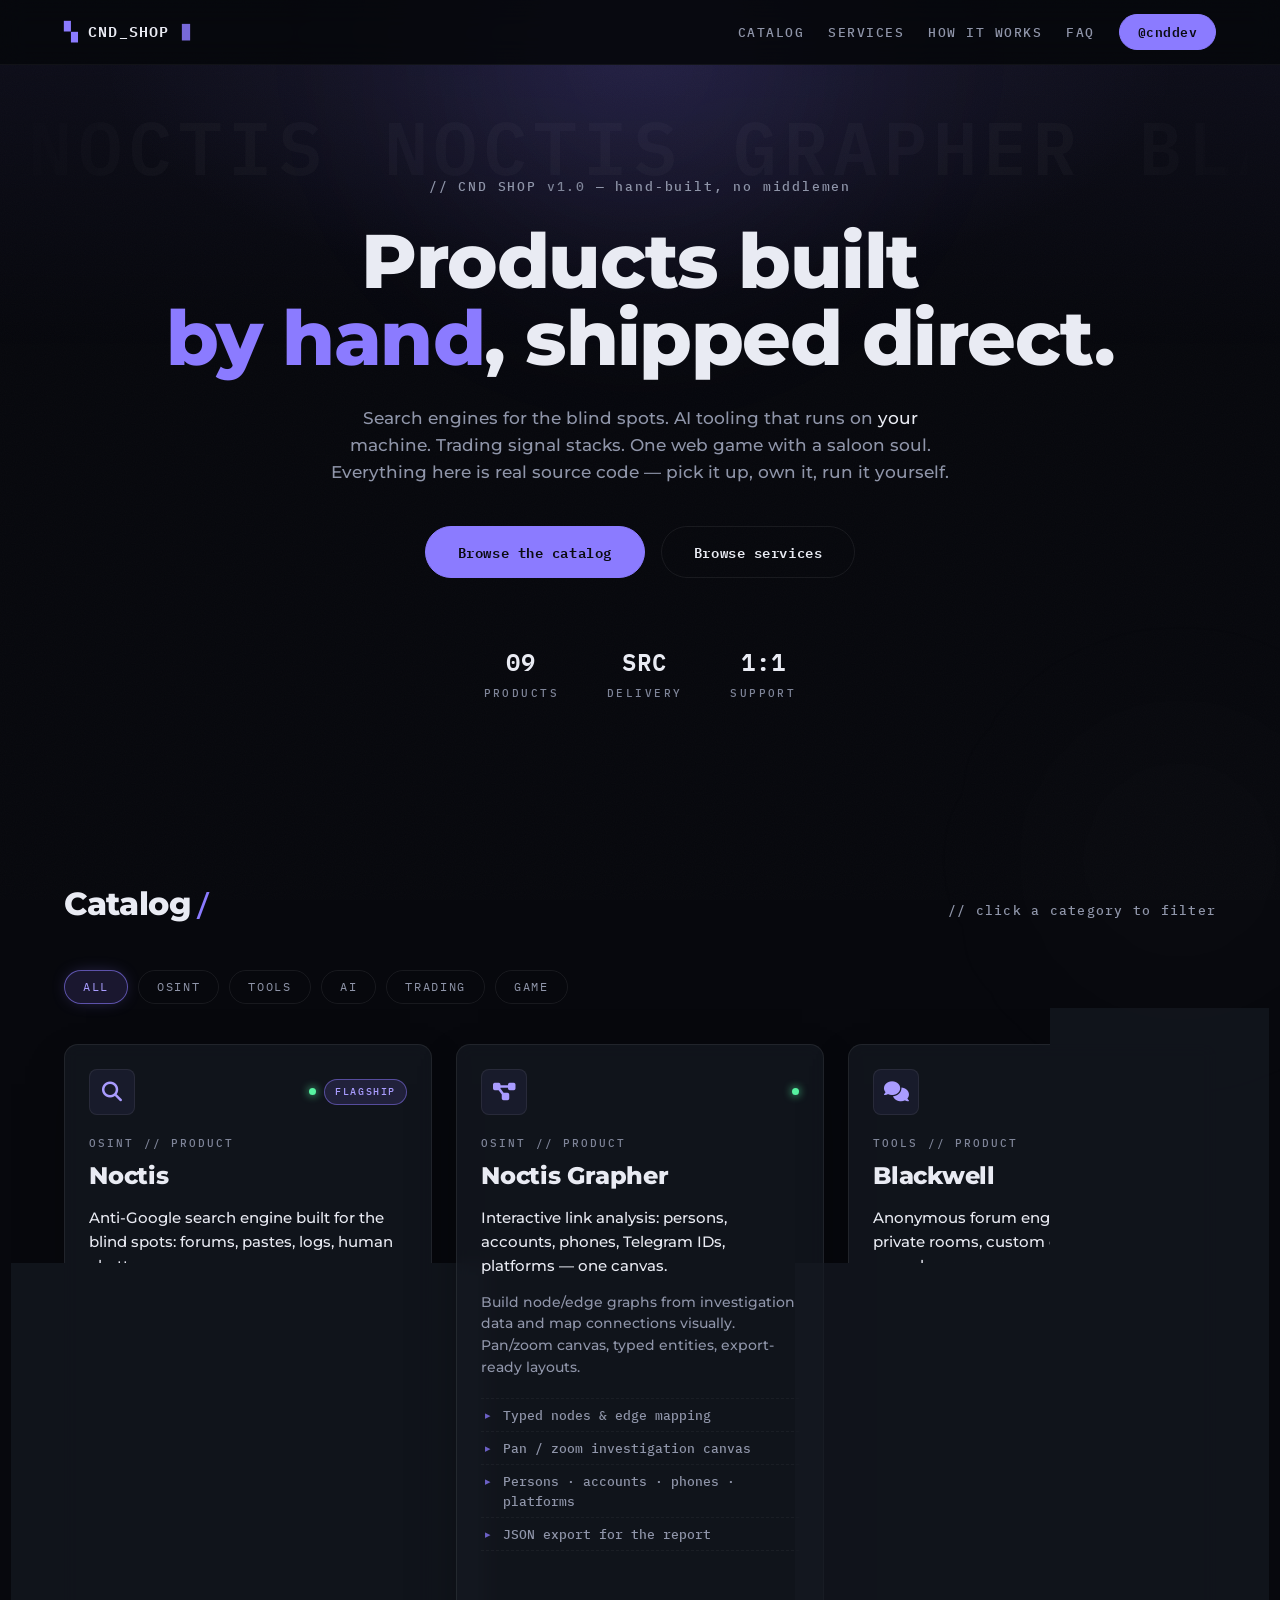
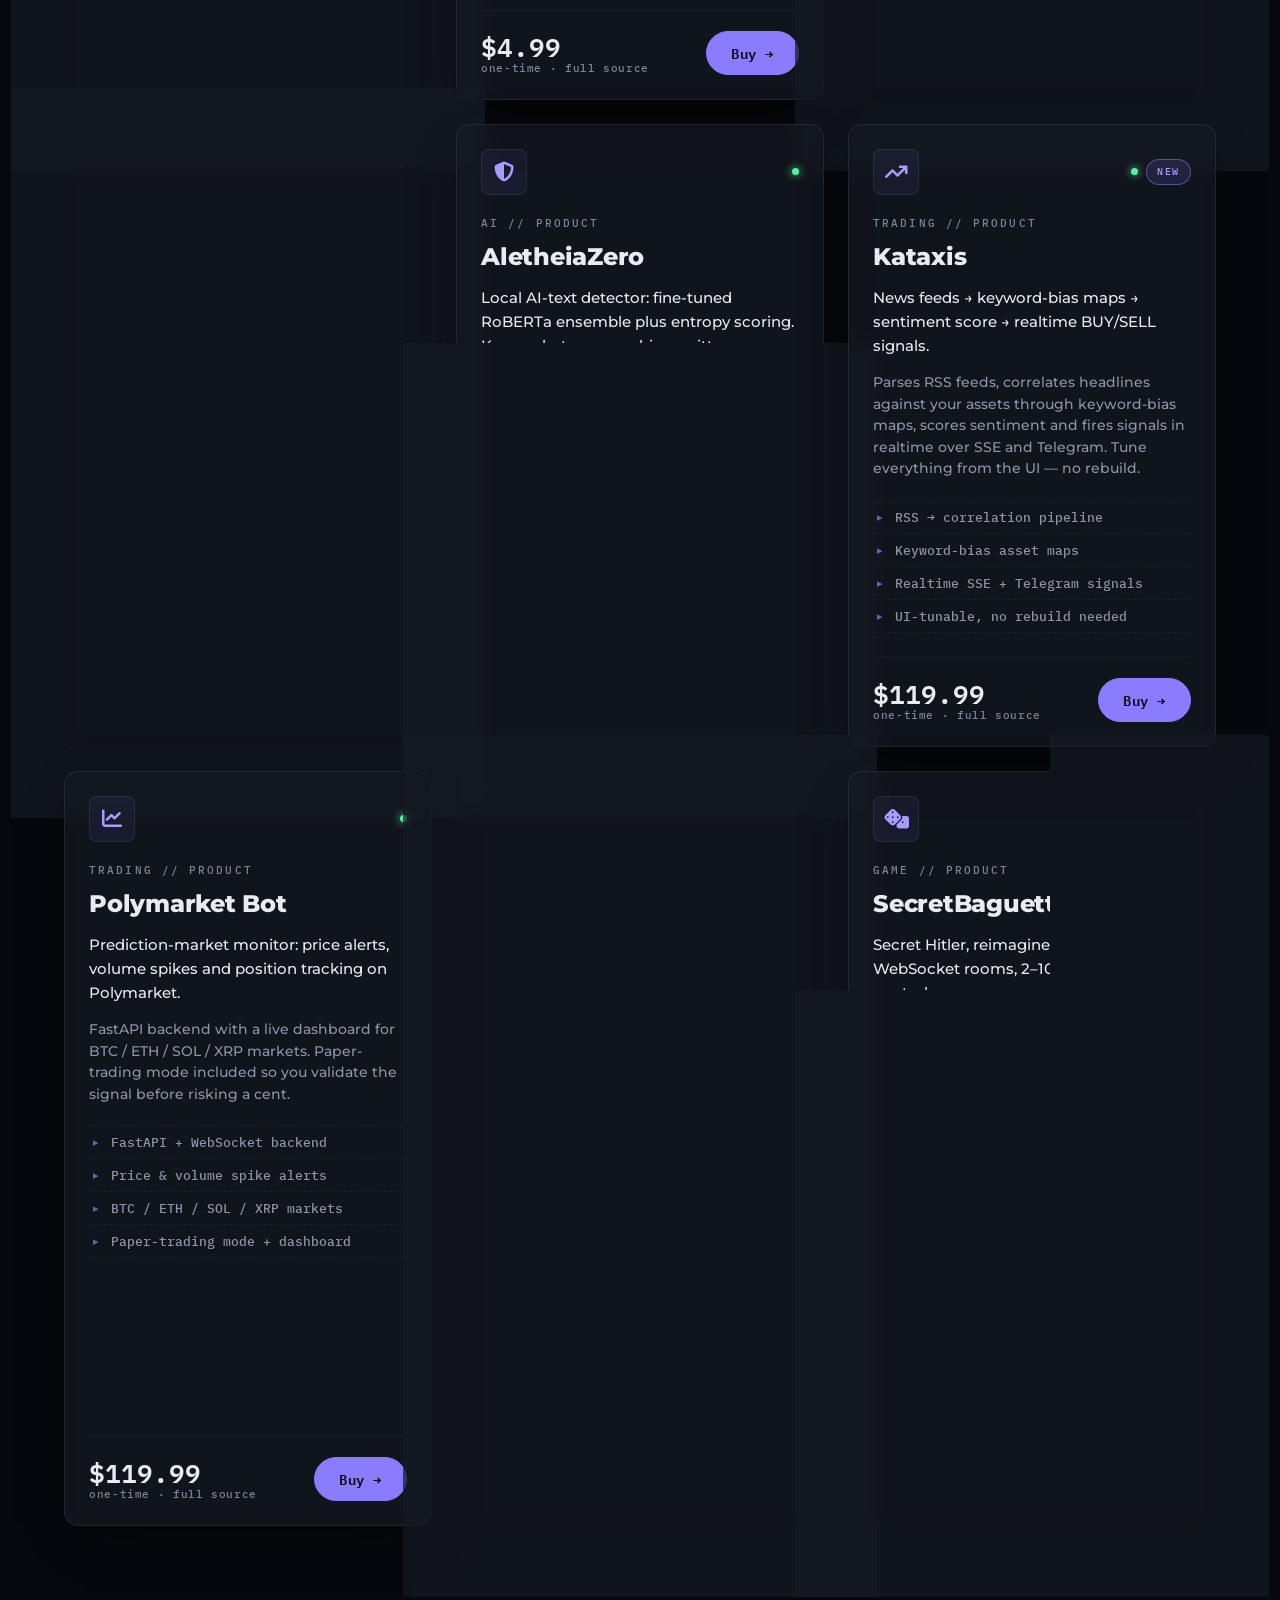
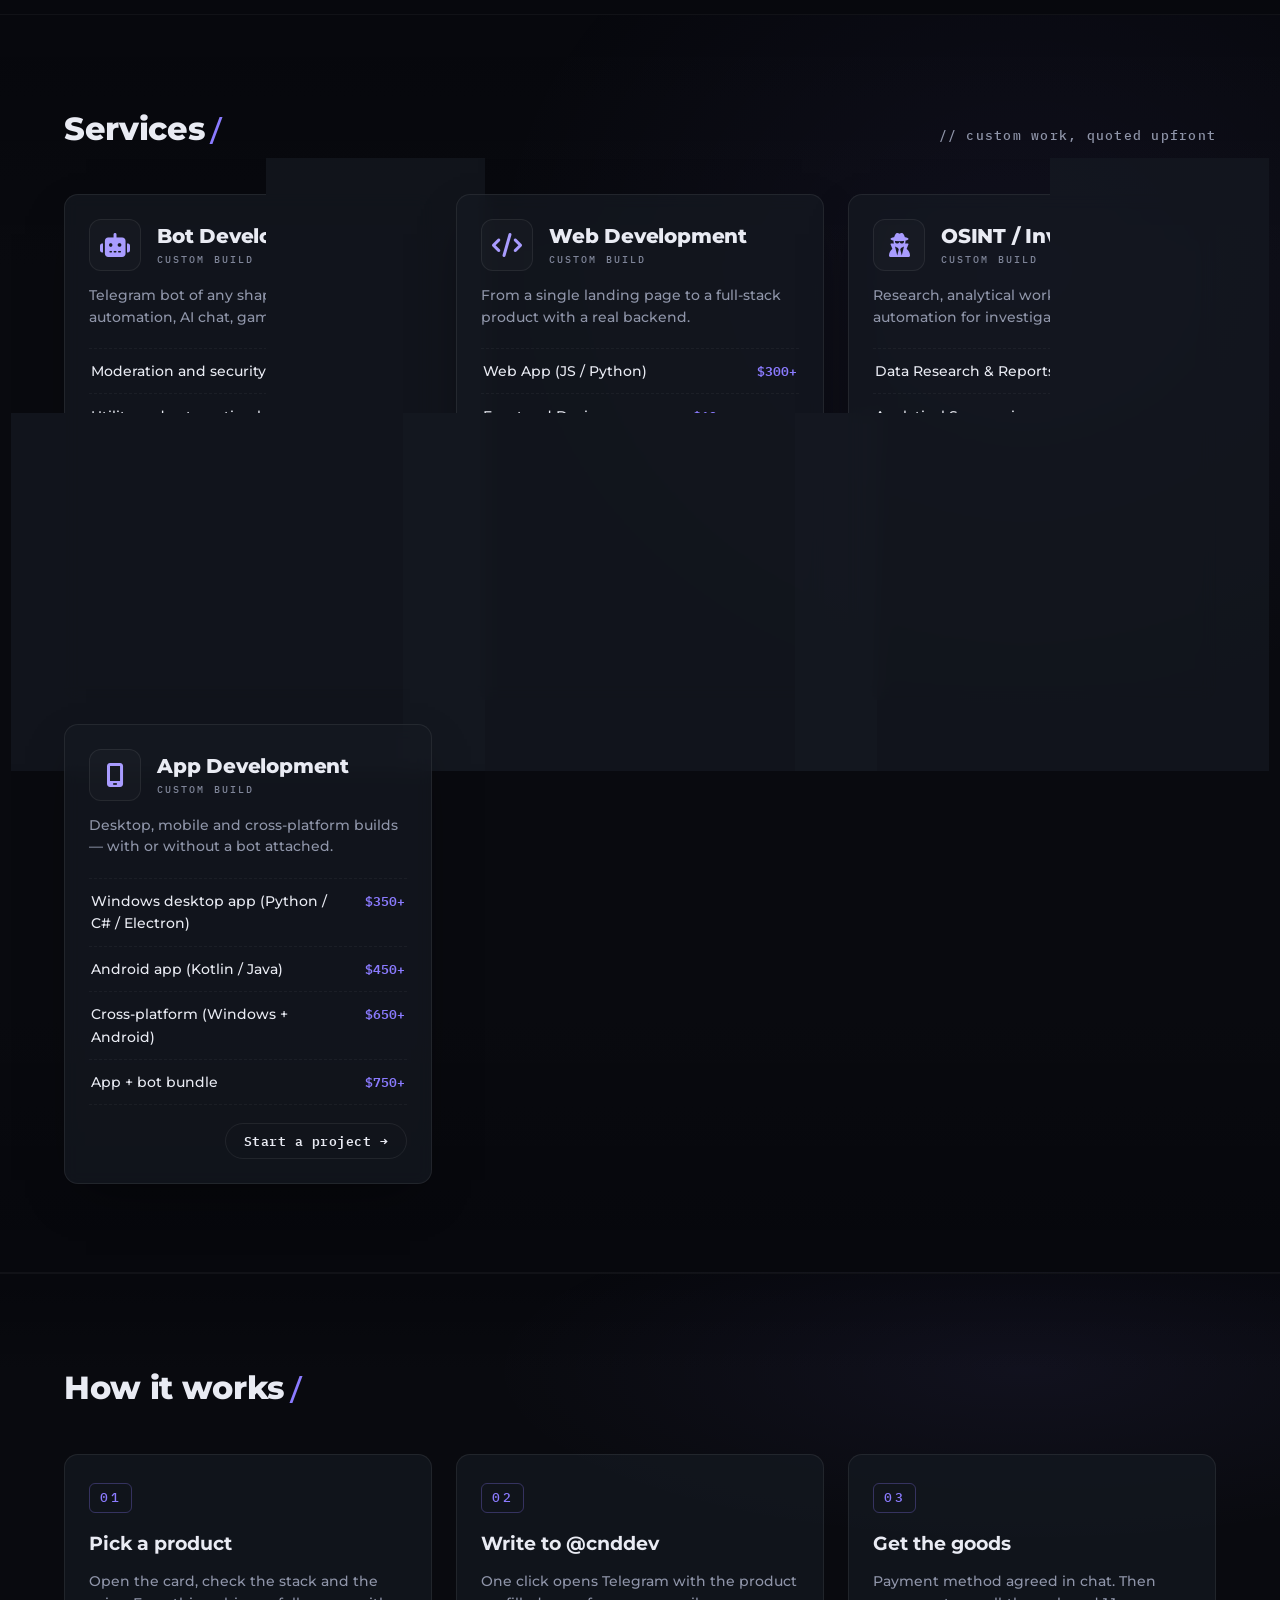
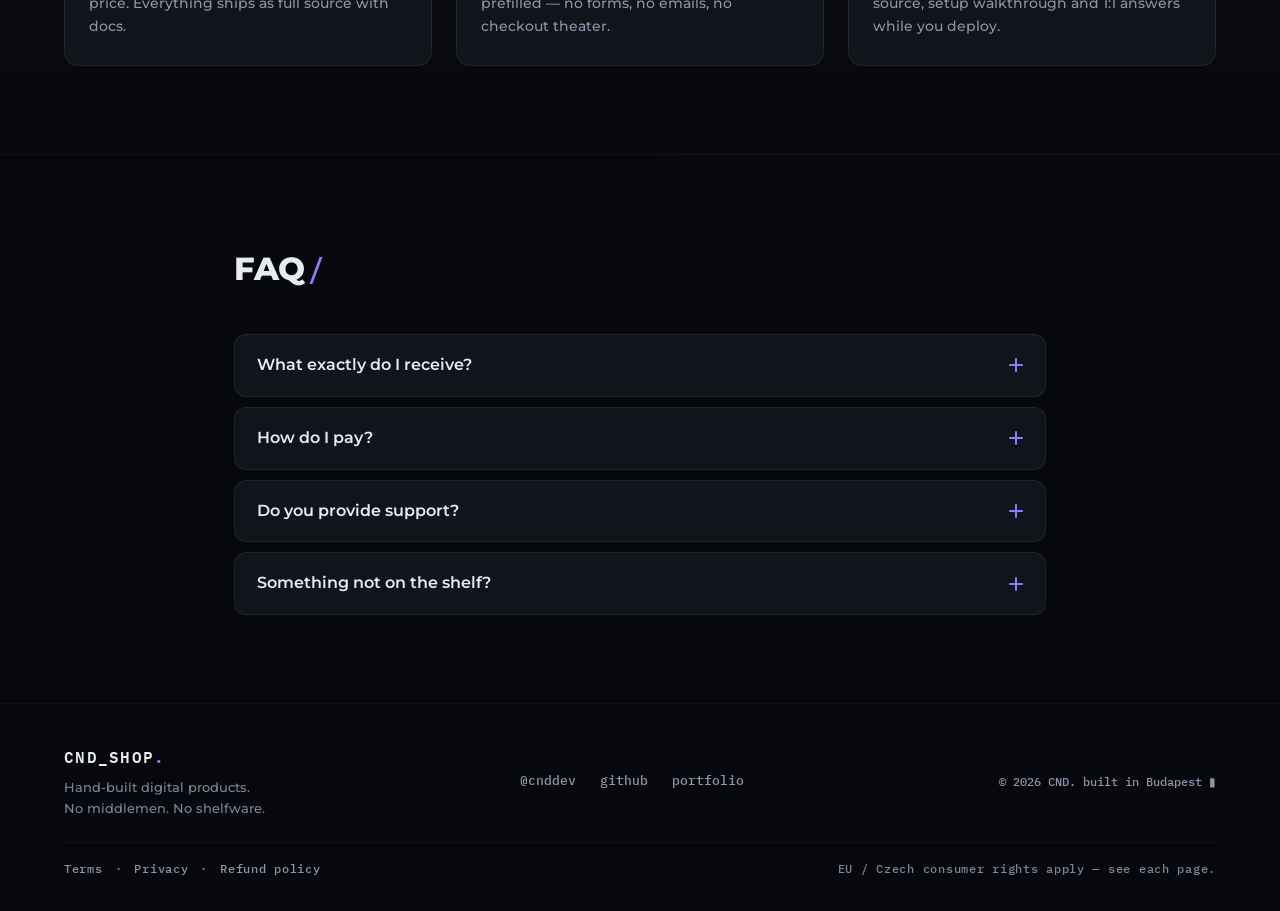
<file: index.html>
<!DOCTYPE html>
<html lang="en">
<head>
<meta charset="UTF-8">
<meta name="viewport" content="width=device-width, initial-scale=1.0">
<title>CND Shop — hand-built digital products</title>
<meta name="description" content="Hand-built digital products by CND: OSINT engines, AI tooling, trading systems, web games. Buy direct — Telegram @cnddev.">
<link rel="icon" href="data:image/svg+xml,%3Csvg xmlns='http://www.w3.org/2000/svg' viewBox='0 0 32 32'%3E%3Crect width='32' height='32' rx='7' fill='%230b0d13'/%3E%3Ctext x='16' y='22' font-family='monospace' font-size='14' font-weight='bold' fill='%238b7bff' text-anchor='middle'%3ECND%3C/text%3E%3C/svg%3E">
<link rel="preconnect" href="https://fonts.googleapis.com">
<link rel="preconnect" href="https://fonts.gstatic.com" crossorigin>
<link href="https://fonts.googleapis.com/css2?family=Montserrat:wght@500;600;700;800&family=IBM+Plex+Mono:wght@400;500;600&display=swap" rel="stylesheet">
<link rel="stylesheet" href="css/style.css">
<link rel="stylesheet" href="https://cdnjs.cloudflare.com/ajax/libs/font-awesome/6.5.1/css/all.min.css">
</head>
<body>
<a class="skip-link" href="#main">Skip to main content</a>

<!-- ambient background -->
<div class="bg-orb bg-orb--a" aria-hidden="true"></div>
<div class="bg-orb bg-orb--b" aria-hidden="true"></div>
<div class="noise" aria-hidden="true"></div>

<header class="site-header">
  <div class="container header-inner">
    <a class="brand" href="#top">
      <span class="brand-glyph">▚</span>
      <span class="brand-name">CND_SHOP</span><span class="cursor-block" aria-hidden="true">▊</span>
    </a>
    <nav class="header-nav" aria-label="Main">
      <a href="#catalog" class="nav-link">CATALOG</a>
      <a href="#services" class="nav-link">SERVICES</a>
      <a href="#how" class="nav-link">HOW IT WORKS</a>
      <a href="#faq" class="nav-link">FAQ</a>
      <a class="btn btn--accent btn--small" data-tg href="https://t.me/cnddev" target="_blank" rel="noopener">
        <span class="btn-label">@cnddev</span>
        <span class="btn-label btn-label--clone" aria-hidden="true">@cnddev →</span>
      </a>
    </nav>
  </div>
</header>

<main id="main">

  <!-- ============ HERO ============ -->
  <section class="hero">
    <div class="marquee" aria-hidden="true">
      <div class="marquee-track" id="marquee-track"></div>
    </div>
    <div class="container hero-inner">
      <p class="eyebrow mono">// CND SHOP <span class="dim">v1.0</span> — hand-built, no middlemen</p>
      <h1 class="hero-title">Products built<br><span class="accent-text">by hand</span>, shipped direct.</h1>
      <p class="hero-sub">
        Search engines for the blind spots. AI tooling that runs on <em>your</em> machine.
        Trading signal stacks. One web game with a saloon soul.
        Everything here is real source code — pick it up, own it, run it yourself.
      </p>
      <div class="hero-cta-row">
        <a class="btn btn--accent btn--large" href="#catalog">
          <span class="btn-label">Browse the catalog</span>
          <span class="btn-label btn-label--clone" aria-hidden="true">Browse the catalog ↓</span>
        </a>
        <a class="btn btn--ghost btn--large" href="#services">
          <span class="btn-label">Browse services</span>
          <span class="btn-label btn-label--clone" aria-hidden="true">Browse services ↓</span>
        </a>
      </div>
      <div class="hero-stats mono" id="hero-stats">
        <span class="stat"><b class="stat-num">09</b> PRODUCTS</span>
        <span class="stat"><b class="stat-num">SRC</b> DELIVERY</span>
        <span class="stat"><b class="stat-num">1:1</b> SUPPORT</span>
      </div>
    </div>
  </section>

  <!-- ============ CATALOG ============ -->
  <section id="catalog" class="section">
    <div class="container">
      <div class="section-head">
        <h2 class="section-title">Catalog<span class="mono dim">/</span></h2>
        <p class="mono dim section-note">// click a category to filter</p>
      </div>

      <div class="filters" id="filters" role="group" aria-label="Filter products by category"></div>

      <div class="grid" id="grid"></div>
    </div>
  </section>

  <!-- ============ SERVICES ============ -->
  <section id="services" class="section section--alt">
    <div class="container">
      <div class="section-head">
        <h2 class="section-title">Services<span class="mono dim">/</span></h2>
        <p class="mono dim section-note">// custom work, quoted upfront</p>
      </div>
      <div class="svc-grid" id="services-grid"></div>
    </div>
  </section>

  <!-- ============ HOW IT WORKS ============ -->
  <section id="how" class="section section--alt">
    <div class="container">
      <div class="section-head">
        <h2 class="section-title">How it works<span class="mono dim">/</span></h2>
      </div>
      <div class="steps">
        <div class="step" data-reveal>
          <div class="step-num mono">01</div>
          <h3 class="step-title">Pick a product</h3>
          <p class="step-text">Open the card, check the stack and the price. Everything ships as full source with docs.</p>
        </div>
        <div class="step" data-reveal>
          <div class="step-num mono">02</div>
          <h3 class="step-title">Write to @cnddev</h3>
          <p class="step-text">One click opens Telegram with the product prefilled — no forms, no emails, no checkout theater.</p>
        </div>
        <div class="step" data-reveal>
          <div class="step-num mono">03</div>
          <h3 class="step-title">Get the goods</h3>
          <p class="step-text">Payment method agreed in chat. Then source, setup walkthrough and 1:1 answers while you deploy.</p>
        </div>
      </div>
    </div>
  </section>

  <!-- ============ FAQ ============ -->
  <section id="faq" class="section">
    <div class="container container--narrow">
      <div class="section-head">
        <h2 class="section-title">FAQ<span class="mono dim">/</span></h2>
      </div>
      <div class="faq" data-reveal>
        <details class="faq-item">
          <summary>What exactly do I receive?<span class="faq-plus" aria-hidden="true"></span></summary>
          <p>The full source code of the product, its README and setup notes. You own it — run it on your own hardware, extend it, resell your builds.</p>
        </details>
        <details class="faq-item">
          <summary>How do I pay?<span class="faq-plus" aria-hidden="true"></span></summary>
          <p>Agreed directly in Telegram. Crypto is preferred, other options are discussed case by case. No payment gateways, no fees, no middlemen.</p>
        </details>
        <details class="faq-item">
          <summary>Do you provide support?<span class="faq-plus" aria-hidden="true"></span></summary>
          <p>Yes — 1:1 with me after purchase while you get it running. Custom modifications are quoted in chat.</p>
        </details>
        <details class="faq-item">
          <summary>Something not on the shelf?<span class="faq-plus" aria-hidden="true"></span></summary>
          <p>I take custom builds across OSINT, trading tooling, AI pipelines and web games. Describe the idea in Telegram and we shape it.</p>
        </details>
      </div>
    </div>
  </section>

</main>

<footer class="site-footer">
  <div class="container footer-inner">
    <div class="footer-brand">
      <span class="mono">CND_SHOP<span class="accent-text">.</span></span>
      <p class="footer-note">Hand-built digital products.<br>No middlemen. No shelfware.</p>
    </div>
    <div class="footer-links mono">
      <a data-tg href="https://t.me/cnddev" target="_blank" rel="noopener">@cnddev</a>
      <a href="https://github.com/alas-m" target="_blank" rel="noopener">github</a>
      <a href="https://alas-m.github.io/" target="_blank" rel="noopener">portfolio</a>
    </div>
    <p class="footer-copy mono dim">© <span data-year>2026</span> CND. built in Budapest ▮</p>
  </div>
  <div class="container">
    <nav class="footer-legal mono" aria-label="Legal">
      <a href="terms.html">Terms</a>
      <span aria-hidden="true">·</span>
      <a href="privacy.html">Privacy</a>
      <span aria-hidden="true">·</span>
      <a href="refunds.html">Refund policy</a>
      <span class="footer-legal-note">EU / Czech consumer rights apply — see each page.</span>
    </nav>
  </div>
</footer>

<script src="js/data.js"></script>
<script src="js/legal.js"></script>
<script src="js/app.js"></script>
</body>
</html>
</file>
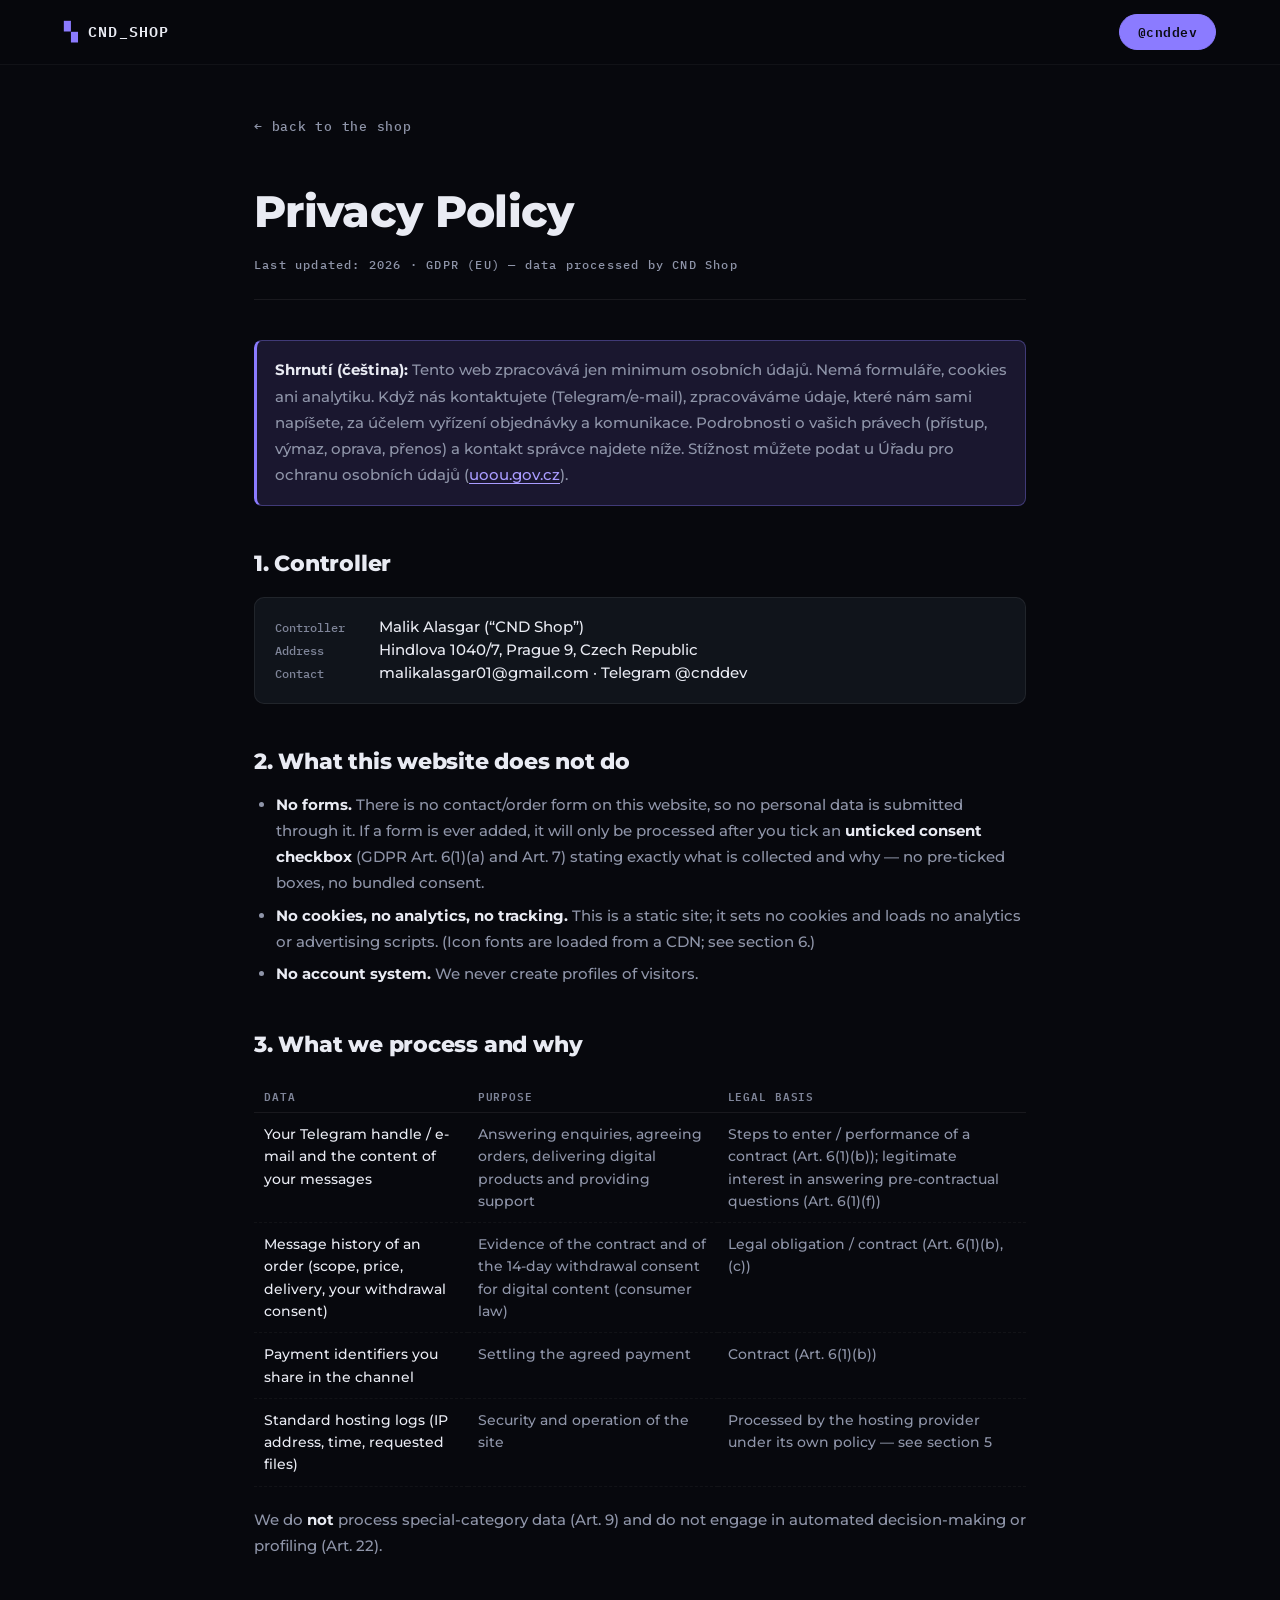
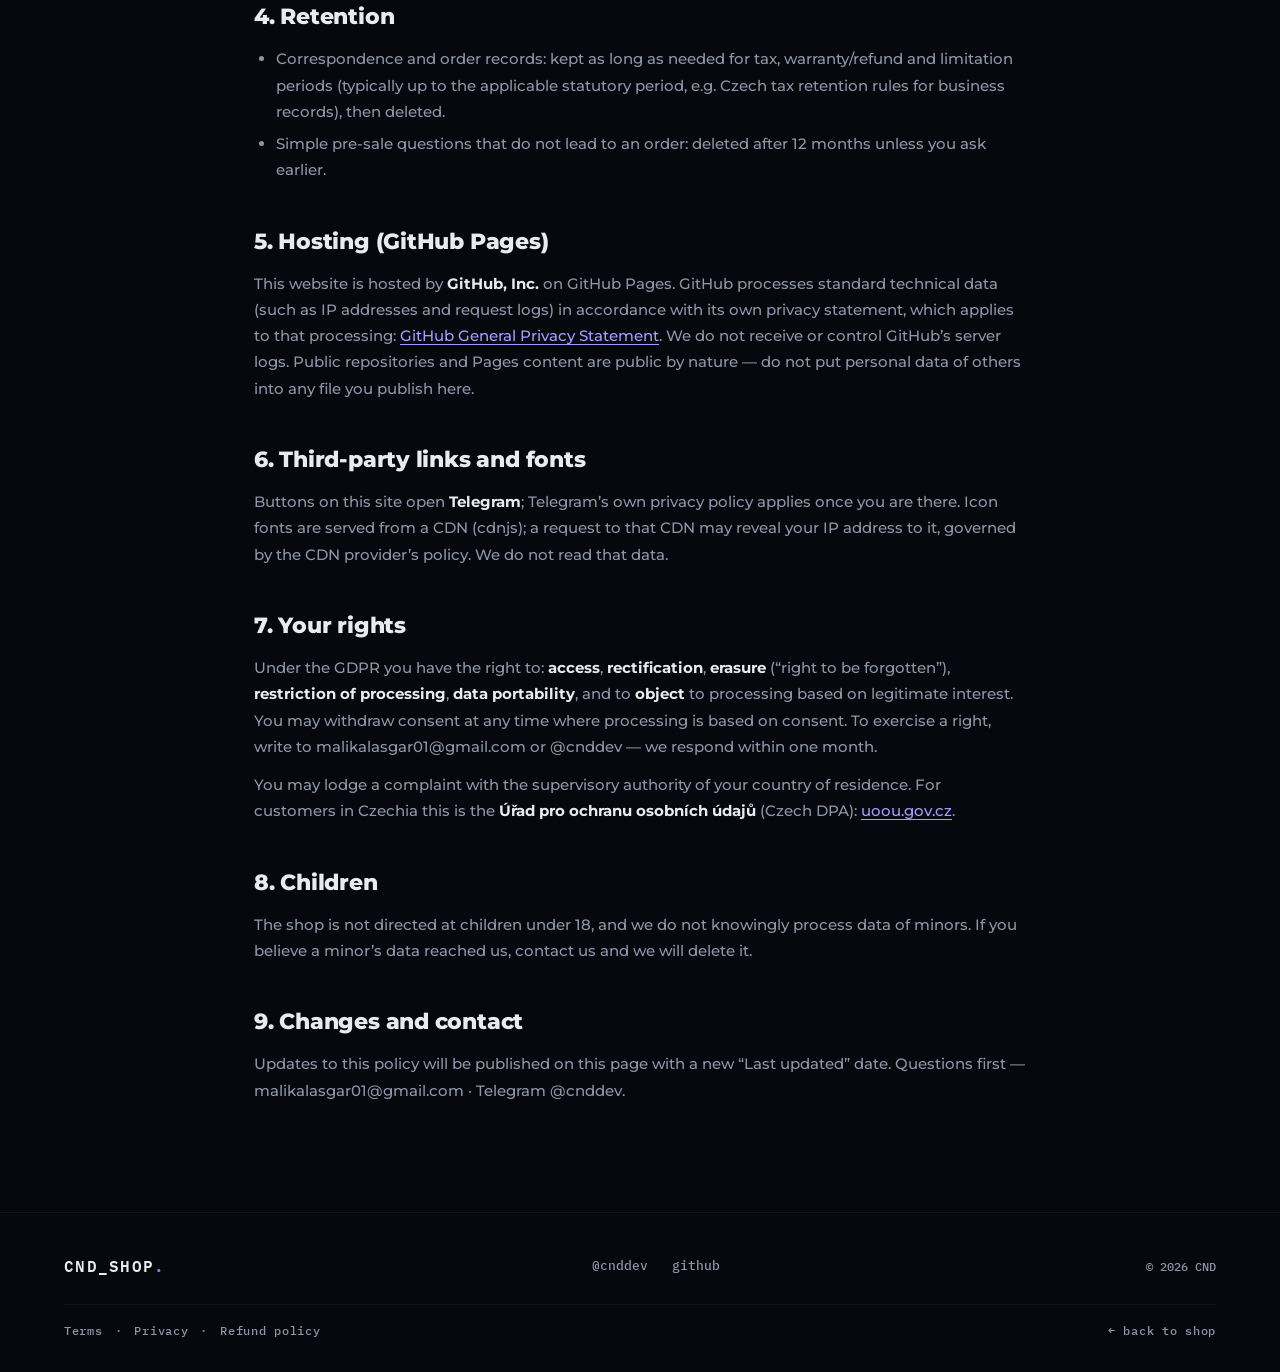
<file: privacy.html>
<!DOCTYPE html>
<html lang="en">
<head>
<meta charset="UTF-8">
<meta name="viewport" content="width=device-width, initial-scale=1.0">
<title>Privacy Policy — CND Shop</title>
<meta name="description" content="Privacy Policy for CND Shop (GDPR): what little data is processed, legal bases, your rights, contact of the controller.">
<link rel="icon" href="data:image/svg+xml,%3Csvg xmlns='http://www.w3.org/2000/svg' viewBox='0 0 32 32'%3E%3Crect width='32' height='32' rx='7' fill='%230b0d13'/%3E%3Ctext x='16' y='22' font-family='monospace' font-size='14' font-weight='bold' fill='%238b7bff' text-anchor='middle'%3ECND%3C/text%3E%3C/svg%3E">
<link rel="preconnect" href="https://fonts.googleapis.com">
<link rel="preconnect" href="https://fonts.gstatic.com" crossorigin>
<link href="https://fonts.googleapis.com/css2?family=Montserrat:wght@500;600;700;800&family=IBM+Plex+Mono:wght@400;500;600&display=swap" rel="stylesheet">
<link rel="stylesheet" href="css/style.css">
</head>
<body>
<a class="skip-link" href="#content">Skip to content</a>

<header class="site-header">
  <div class="container header-inner">
    <a class="brand" href="index.html">
      <span class="brand-glyph">▚</span>
      <span class="brand-name">CND_SHOP</span>
    </a>
    <nav class="header-nav" aria-label="Main">
      <a class="btn btn--accent btn--small" href="https://t.me/cnddev" target="_blank" rel="noopener">
        <span class="btn-label">@cnddev</span>
        <span class="btn-label btn-label--clone" aria-hidden="true">@cnddev →</span>
      </a>
    </nav>
  </div>
</header>

<main id="content" class="legal">
  <a class="back-shop" href="index.html">← back to the shop</a>
  <h1>Privacy Policy</h1>
  <p class="legal-meta">Last updated: <span data-year>2026</span> · GDPR (EU) — data processed by <span data-legal="brand"></span></p>

  <div class="legal-note" lang="cs">
    <p><strong>Shrnutí (čeština):</strong> Tento web zpracovává jen minimum osobních údajů. Nemá formuláře, cookies ani analytiku. Když nás kontaktujete (Telegram/e-mail), zpracováváme údaje, které nám sami napíšete, za účelem vyřízení objednávky a komunikace. Podrobnosti o vašich právech (přístup, výmaz, oprava, přenos) a kontakt správce najdete níže. Stížnost můžete podat u Úřadu pro ochranu osobních údajů (<a href="https://www.uoou.gov.cz" rel="noopener" target="_blank">uoou.gov.cz</a>).</p>
  </div>

  <h2>1. Controller</h2>
  <div class="legal-box">
    <div class="row"><span class="k">Controller</span><span class="v"><span data-legal="operator"></span> (“<span data-legal="brand"></span>”)</span></div>
    <div class="row"><span class="k">Address</span><span class="v"><span data-legal="address"></span></span></div>
    <div class="row"><span class="k">Contact</span><span class="v"><span data-legal="email"></span> · Telegram <span data-legal="tg"></span></span></div>
  </div>

  <h2>2. What this website does not do</h2>
  <ul>
    <li><strong>No forms.</strong> There is no contact/order form on this website, so no personal data is submitted through it. If a form is ever added, it will only be processed after you tick an <strong>unticked consent checkbox</strong> (GDPR Art. 6(1)(a) and Art. 7) stating exactly what is collected and why — no pre-ticked boxes, no bundled consent.</li>
    <li><strong>No cookies, no analytics, no tracking.</strong> This is a static site; it sets no cookies and loads no analytics or advertising scripts. (Icon fonts are loaded from a CDN; see section 6.)</li>
    <li><strong>No account system.</strong> We never create profiles of visitors.</li>
  </ul>

  <h2>3. What we process and why</h2>
  <table class="legal-table" role="table" aria-label="Data processing overview">
    <thead><tr><th scope="col">Data</th><th scope="col">Purpose</th><th scope="col">Legal basis</th></tr></thead>
    <tbody>
      <tr><td>Your Telegram handle / e-mail and the content of your messages</td><td>Answering enquiries, agreeing orders, delivering digital products and providing support</td><td>Steps to enter / performance of a contract (Art. 6(1)(b)); legitimate interest in answering pre-contractual questions (Art. 6(1)(f))</td></tr>
      <tr><td>Message history of an order (scope, price, delivery, your withdrawal consent)</td><td>Evidence of the contract and of the 14-day withdrawal consent for digital content (consumer law)</td><td>Legal obligation / contract (Art. 6(1)(b), (c))</td></tr>
      <tr><td>Payment identifiers you share in the channel</td><td>Settling the agreed payment</td><td>Contract (Art. 6(1)(b))</td></tr>
      <tr><td>Standard hosting logs (IP address, time, requested files)</td><td>Security and operation of the site</td><td>Processed by the hosting provider under its own policy — see section 5</td></tr>
    </tbody>
  </table>
  <p>We do <strong>not</strong> process special-category data (Art. 9) and do not engage in automated decision-making or profiling (Art. 22).</p>

  <h2>4. Retention</h2>
  <ul>
    <li>Correspondence and order records: kept as long as needed for tax, warranty/refund and limitation periods (typically up to the applicable statutory period, e.g. Czech tax retention rules for business records), then deleted.</li>
    <li>Simple pre-sale questions that do not lead to an order: deleted after 12 months unless you ask earlier.</li>
  </ul>

  <h2>5. Hosting (GitHub Pages)</h2>
  <p>This website is hosted by <strong>GitHub, Inc.</strong> on GitHub Pages. GitHub processes standard technical data (such as IP addresses and request logs) in accordance with its own privacy statement, which applies to that processing: <a href="https://docs.github.com/en/site-policy/privacy-policies/github-general-privacy-statement" rel="noopener" target="_blank">GitHub General Privacy Statement</a>. We do not receive or control GitHub’s server logs. Public repositories and Pages content are public by nature — do not put personal data of others into any file you publish here.</p>

  <h2>6. Third-party links and fonts</h2>
  <p>Buttons on this site open <strong>Telegram</strong>; Telegram’s own privacy policy applies once you are there. Icon fonts are served from a CDN (cdnjs); a request to that CDN may reveal your IP address to it, governed by the CDN provider’s policy. We do not read that data.</p>

  <h2>7. Your rights</h2>
  <p>Under the GDPR you have the right to: <strong>access</strong>, <strong>rectification</strong>, <strong>erasure</strong> (“right to be forgotten”), <strong>restriction of processing</strong>, <strong>data portability</strong>, and to <strong>object</strong> to processing based on legitimate interest. You may withdraw consent at any time where processing is based on consent. To exercise a right, write to <span data-legal="email"></span> or <span data-legal="tg"></span> — we respond within one month.</p>
  <p>You may lodge a complaint with the supervisory authority of your country of residence. For customers in Czechia this is the <strong>Úřad pro ochranu osobních údajů</strong> (Czech DPA): <a href="https://www.uoou.gov.cz" rel="noopener" target="_blank">uoou.gov.cz</a>.</p>

  <h2>8. Children</h2>
  <p>The shop is not directed at children under 18, and we do not knowingly process data of minors. If you believe a minor’s data reached us, contact us and we will delete it.</p>

  <h2>9. Changes and contact</h2>
  <p>Updates to this policy will be published on this page with a new “Last updated” date. Questions first — <span data-legal="email"></span> · Telegram <span data-legal="tg"></span>.</p>
</main>

<footer class="site-footer">
  <div class="container footer-inner">
    <div class="footer-brand"><span class="mono">CND_SHOP<span class="accent-text">.</span></span></div>
    <div class="footer-links mono">
      <a href="https://t.me/cnddev" target="_blank" rel="noopener">@cnddev</a>
      <a href="https://github.com/alas-m" target="_blank" rel="noopener">github</a>
    </div>
    <p class="footer-copy mono dim">© <span data-year>2026</span> CND</p>
  </div>
  <div class="container">
    <nav class="footer-legal mono" aria-label="Legal">
      <a href="terms.html">Terms</a><span aria-hidden="true">·</span>
      <a href="privacy.html">Privacy</a><span aria-hidden="true">·</span>
      <a href="refunds.html">Refund policy</a>
      <a href="index.html" class="footer-legal-note">← back to shop</a>
    </nav>
  </div>
</footer>

<script src="js/legal.js"></script>
</body>
</html>
</file>
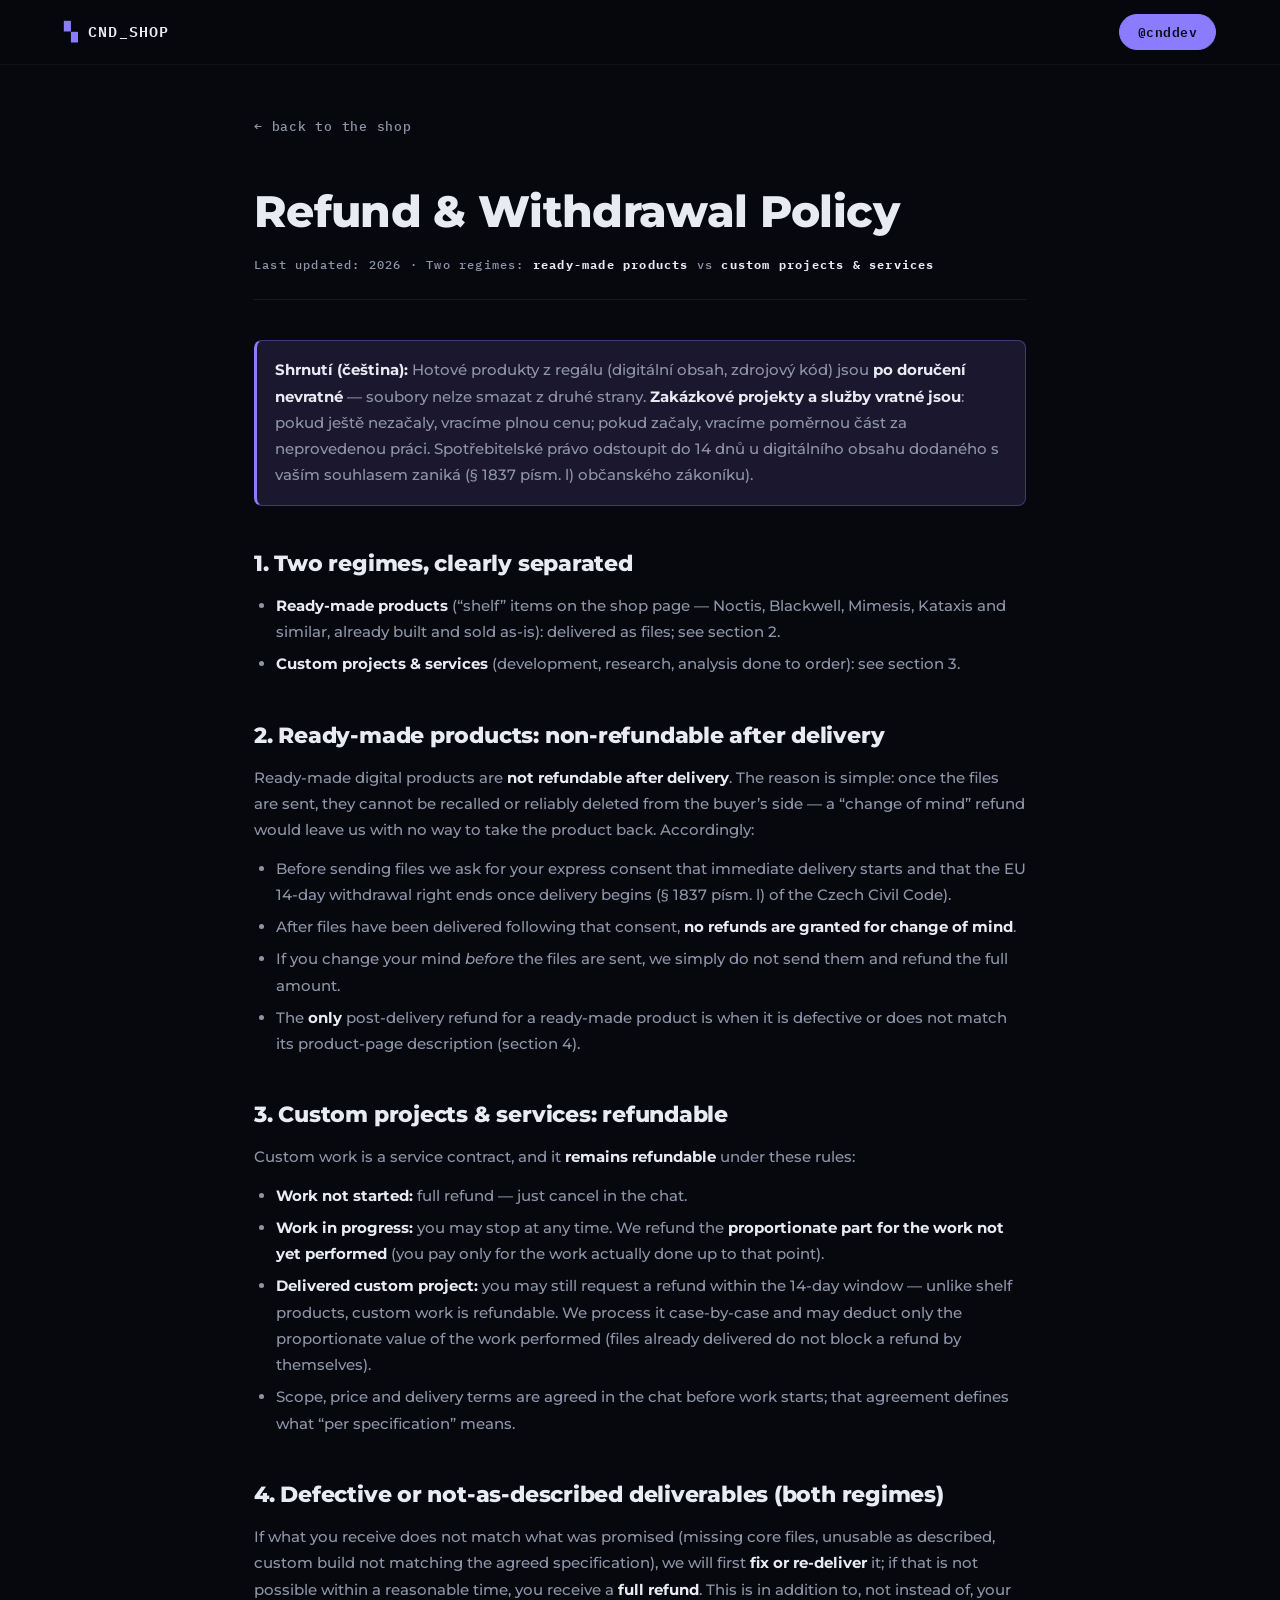
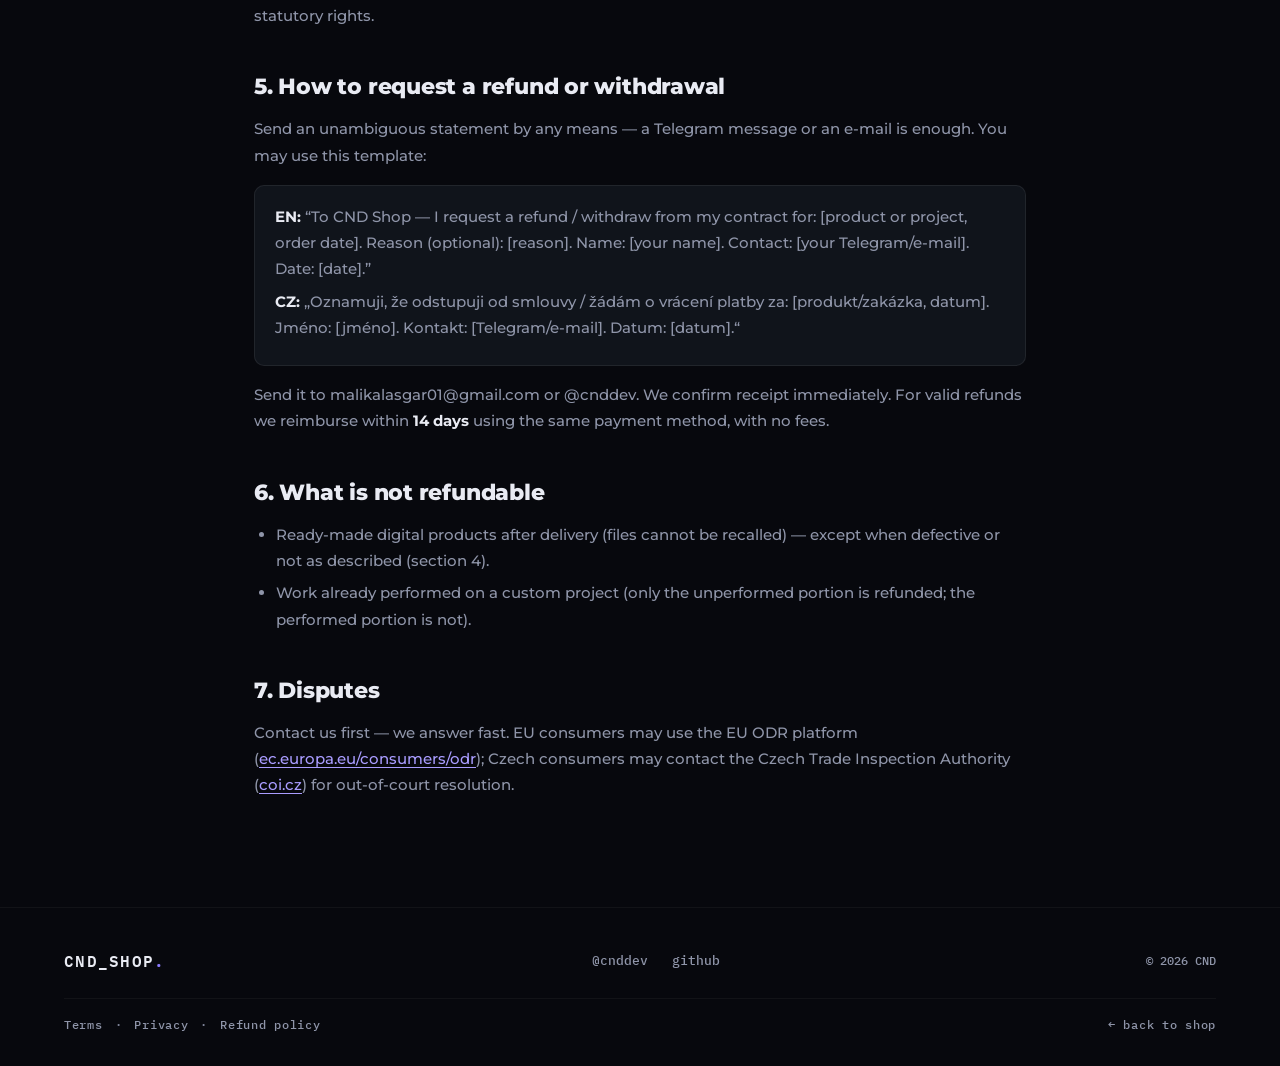
<file: refunds.html>
<!DOCTYPE html>
<html lang="en">
<head>
<meta charset="UTF-8">
<meta name="viewport" content="width=device-width, initial-scale=1.0">
<title>Refund Policy — CND Shop</title>
<meta name="description" content="Refund and withdrawal policy for CND Shop: ready-made digital products are non-refundable after delivery; custom projects and services are refundable.">
<link rel="icon" href="data:image/svg+xml,%3Csvg xmlns='http://www.w3.org/2000/svg' viewBox='0 0 32 32'%3E%3Crect width='32' height='32' rx='7' fill='%230b0d13'/%3E%3Ctext x='16' y='22' font-family='monospace' font-size='14' font-weight='bold' fill='%238b7bff' text-anchor='middle'%3ECND%3C/text%3E%3C/svg%3E">
<link rel="preconnect" href="https://fonts.googleapis.com">
<link rel="preconnect" href="https://fonts.gstatic.com" crossorigin>
<link href="https://fonts.googleapis.com/css2?family=Montserrat:wght@500;600;700;800&family=IBM+Plex+Mono:wght@400;500;600&display=swap" rel="stylesheet">
<link rel="stylesheet" href="css/style.css">
</head>
<body>
<a class="skip-link" href="#content">Skip to content</a>

<header class="site-header">
  <div class="container header-inner">
    <a class="brand" href="index.html">
      <span class="brand-glyph">▚</span>
      <span class="brand-name">CND_SHOP</span>
    </a>
    <nav class="header-nav" aria-label="Main">
      <a class="btn btn--accent btn--small" href="https://t.me/cnddev" target="_blank" rel="noopener">
        <span class="btn-label">@cnddev</span>
        <span class="btn-label btn-label--clone" aria-hidden="true">@cnddev →</span>
      </a>
    </nav>
  </div>
</header>

<main id="content" class="legal">
  <a class="back-shop" href="index.html">← back to the shop</a>
  <h1>Refund &amp; Withdrawal Policy</h1>
  <p class="legal-meta">Last updated: <span data-year>2026</span> · Two regimes: <strong>ready-made products</strong> vs <strong>custom projects &amp; services</strong></p>

  <div class="legal-note" lang="cs">
    <p><strong>Shrnutí (čeština):</strong> Hotové produkty z regálu (digitální obsah, zdrojový kód) jsou <strong>po doručení nevratné</strong> — soubory nelze smazat z druhé strany. <strong>Zakázkové projekty a služby vratné jsou</strong>: pokud ještě nezačaly, vracíme plnou cenu; pokud začaly, vracíme poměrnou část za neprovedenou práci. Spotřebitelské právo odstoupit do 14 dnů u digitálního obsahu dodaného s vaším souhlasem zaniká (§ 1837 písm. l) občanského zákoníku).</p>
  </div>

  <h2>1. Two regimes, clearly separated</h2>
  <ul>
    <li><strong>Ready-made products</strong> (“shelf” items on the shop page — Noctis, Blackwell, Mimesis, Kataxis and similar, already built and sold as-is): delivered as files; see section 2.</li>
    <li><strong>Custom projects &amp; services</strong> (development, research, analysis done to order): see section 3.</li>
  </ul>

  <h2>2. Ready-made products: non-refundable after delivery</h2>
  <p>Ready-made digital products are <strong>not refundable after delivery</strong>. The reason is simple: once the files are sent, they cannot be recalled or reliably deleted from the buyer’s side — a “change of mind” refund would leave us with no way to take the product back. Accordingly:</p>
  <ul>
    <li>Before sending files we ask for your express consent that immediate delivery starts and that the EU 14-day withdrawal right ends once delivery begins (§ 1837 písm. l) of the Czech Civil Code).</li>
    <li>After files have been delivered following that consent, <strong>no refunds are granted for change of mind</strong>.</li>
    <li>If you change your mind <em>before</em> the files are sent, we simply do not send them and refund the full amount.</li>
    <li>The <strong>only</strong> post-delivery refund for a ready-made product is when it is defective or does not match its product-page description (section 4).</li>
  </ul>

  <h2>3. Custom projects &amp; services: refundable</h2>
  <p>Custom work is a service contract, and it <strong>remains refundable</strong> under these rules:</p>
  <ul>
    <li><strong>Work not started:</strong> full refund — just cancel in the chat.</li>
    <li><strong>Work in progress:</strong> you may stop at any time. We refund the <strong>proportionate part for the work not yet performed</strong> (you pay only for the work actually done up to that point).</li>
    <li><strong>Delivered custom project:</strong> you may still request a refund within the 14-day window — unlike shelf products, custom work is refundable. We process it case-by-case and may deduct only the proportionate value of the work performed (files already delivered do not block a refund by themselves).</li>
    <li>Scope, price and delivery terms are agreed in the chat before work starts; that agreement defines what “per specification” means.</li>
  </ul>

  <h2>4. Defective or not-as-described deliverables (both regimes)</h2>
  <p>If what you receive does not match what was promised (missing core files, unusable as described, custom build not matching the agreed specification), we will first <strong>fix or re-deliver</strong> it; if that is not possible within a reasonable time, you receive a <strong>full refund</strong>. This is in addition to, not instead of, your statutory rights.</p>

  <h2>5. How to request a refund or withdrawal</h2>
  <p>Send an unambiguous statement by any means — a Telegram message or an e-mail is enough. You may use this template:</p>
  <div class="legal-box">
    <p lang="en"><strong>EN:</strong> “To CND Shop — I request a refund / withdraw from my contract for: [product or project, order date]. Reason (optional): [reason]. Name: [your name]. Contact: [your Telegram/e-mail]. Date: [date].”</p>
    <p lang="cs"><strong>CZ:</strong> „Oznamuji, že odstupuji od smlouvy / žádám o vrácení platby za: [produkt/zakázka, datum]. Jméno: [jméno]. Kontakt: [Telegram/e-mail]. Datum: [datum].“</p>
  </div>
  <p>Send it to <span data-legal="email"></span> or <span data-legal="tg"></span>. We confirm receipt immediately. For valid refunds we reimburse within <strong>14 days</strong> using the same payment method, with no fees.</p>

  <h2>6. What is not refundable</h2>
  <ul>
    <li>Ready-made digital products after delivery (files cannot be recalled) — except when defective or not as described (section 4).</li>
    <li>Work already performed on a custom project (only the unperformed portion is refunded; the performed portion is not).</li>
  </ul>

  <h2>7. Disputes</h2>
  <p>Contact us first — we answer fast. EU consumers may use the EU ODR platform (<a href="https://ec.europa.eu/consumers/odr" rel="noopener" target="_blank">ec.europa.eu/consumers/odr</a>); Czech consumers may contact the Czech Trade Inspection Authority (<a href="https://www.coi.cz" rel="noopener" target="_blank">coi.cz</a>) for out-of-court resolution.</p>
</main>

<footer class="site-footer">
  <div class="container footer-inner">
    <div class="footer-brand"><span class="mono">CND_SHOP<span class="accent-text">.</span></span></div>
    <div class="footer-links mono">
      <a href="https://t.me/cnddev" target="_blank" rel="noopener">@cnddev</a>
      <a href="https://github.com/alas-m" target="_blank" rel="noopener">github</a>
    </div>
    <p class="footer-copy mono dim">© <span data-year>2026</span> CND</p>
  </div>
  <div class="container">
    <nav class="footer-legal mono" aria-label="Legal">
      <a href="terms.html">Terms</a><span aria-hidden="true">·</span>
      <a href="privacy.html">Privacy</a><span aria-hidden="true">·</span>
      <a href="refunds.html">Refund policy</a>
      <a href="index.html" class="footer-legal-note">← back to shop</a>
    </nav>
  </div>
</footer>

<script src="js/legal.js"></script>
</body>
</html>
</file>
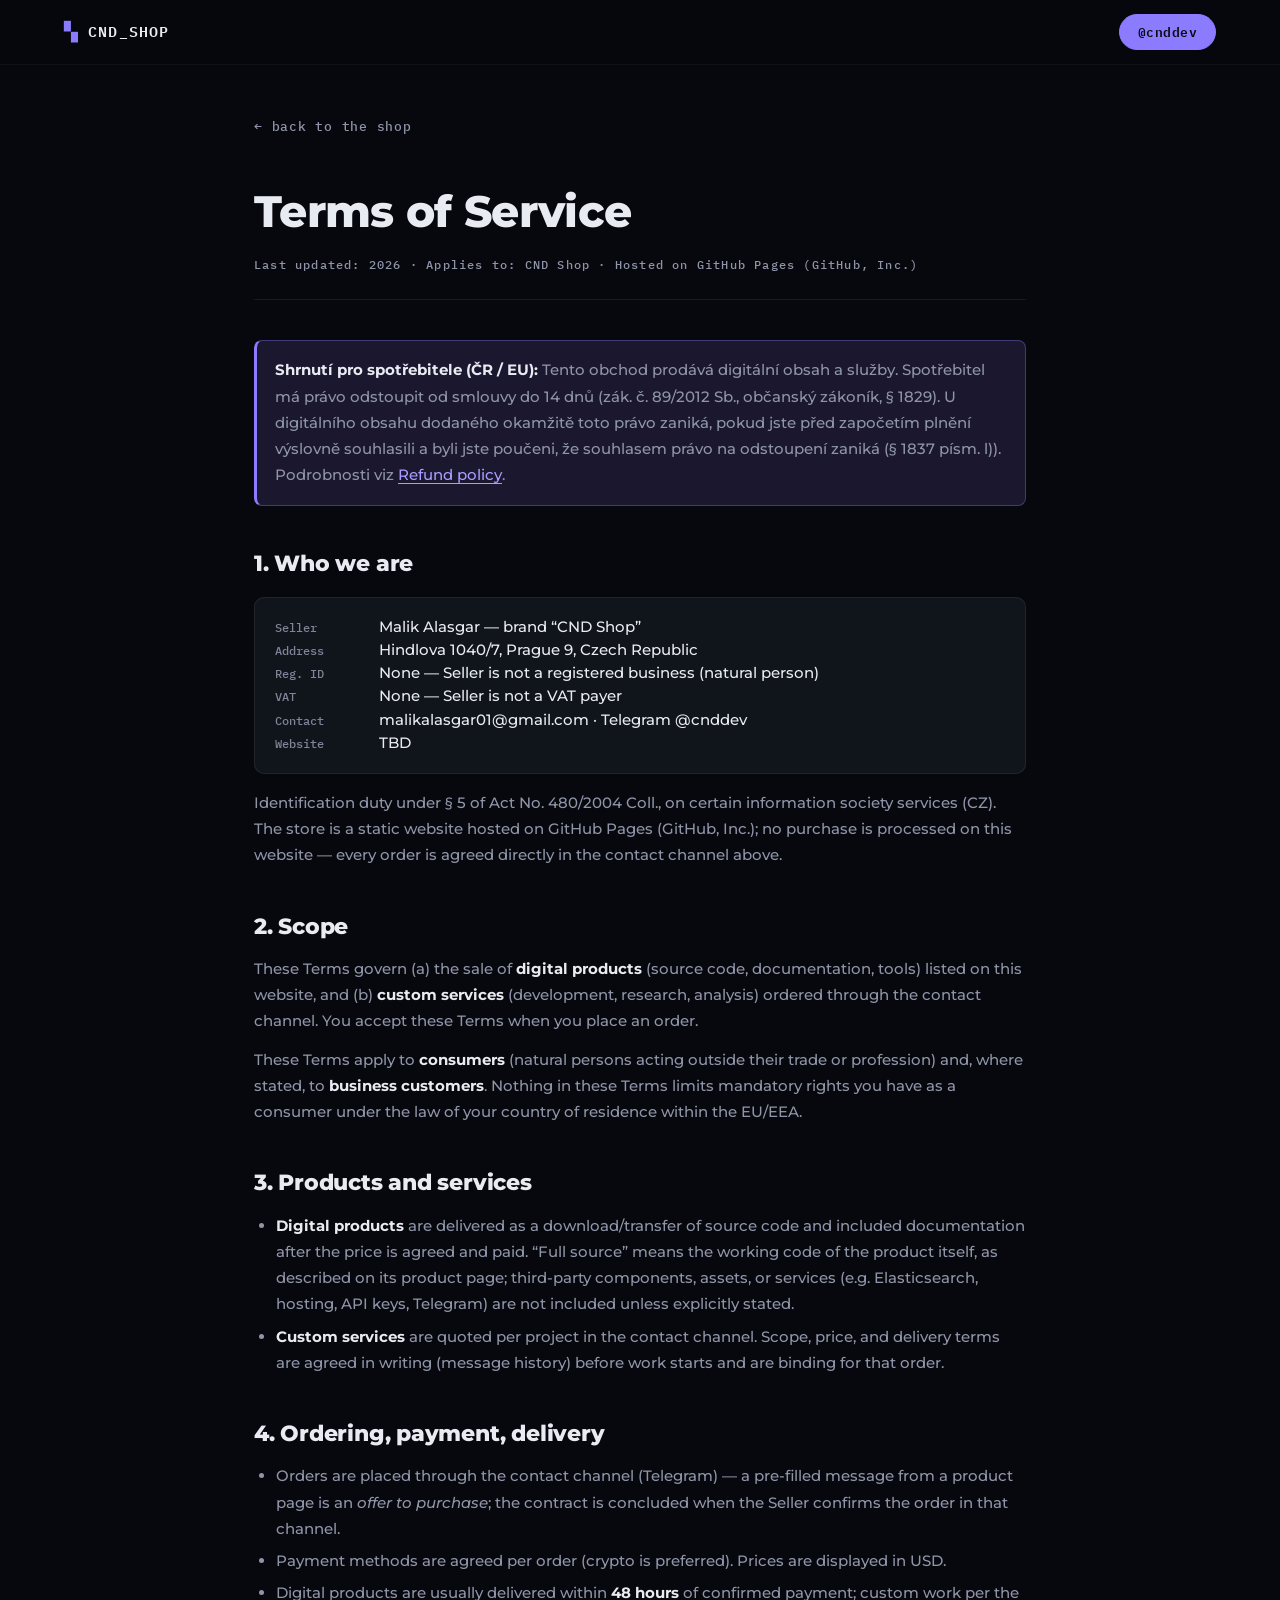
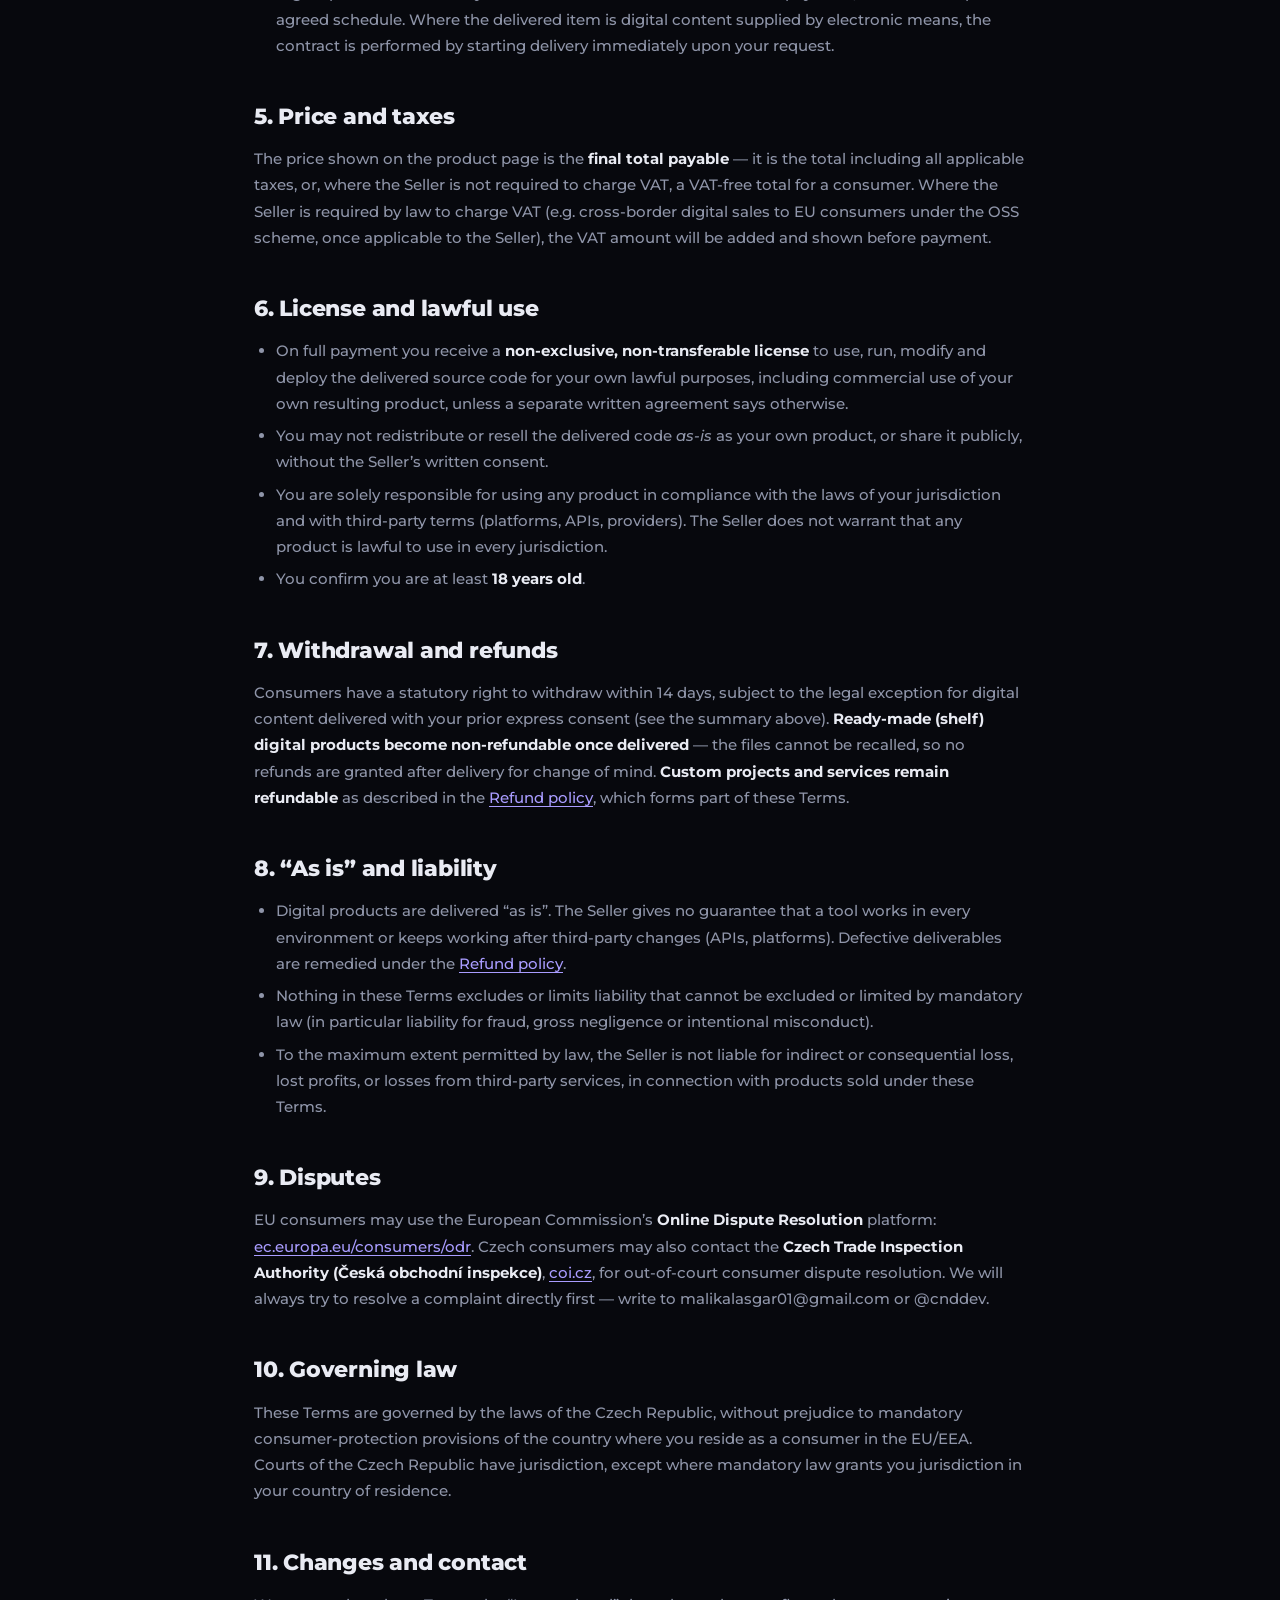
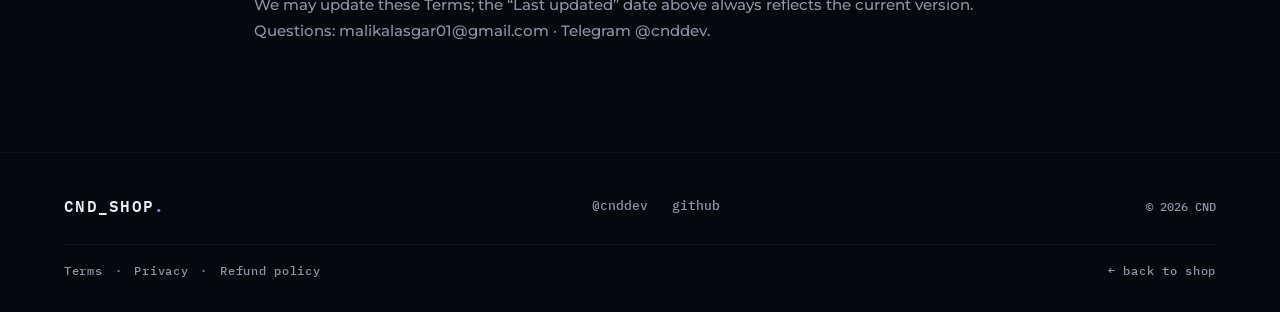
<file: terms.html>
<!DOCTYPE html>
<html lang="en">
<head>
<meta charset="UTF-8">
<meta name="viewport" content="width=device-width, initial-scale=1.0">
<title>Terms of Service — CND Shop</title>
<meta name="description" content="Terms of Service for CND Shop: sale of digital products and custom services, consumer rights, withdrawal, liability.">
<link rel="icon" href="data:image/svg+xml,%3Csvg xmlns='http://www.w3.org/2000/svg' viewBox='0 0 32 32'%3E%3Crect width='32' height='32' rx='7' fill='%230b0d13'/%3E%3Ctext x='16' y='22' font-family='monospace' font-size='14' font-weight='bold' fill='%238b7bff' text-anchor='middle'%3ECND%3C/text%3E%3C/svg%3E">
<link rel="preconnect" href="https://fonts.googleapis.com">
<link rel="preconnect" href="https://fonts.gstatic.com" crossorigin>
<link href="https://fonts.googleapis.com/css2?family=Montserrat:wght@500;600;700;800&family=IBM+Plex+Mono:wght@400;500;600&display=swap" rel="stylesheet">
<link rel="stylesheet" href="css/style.css">
</head>
<body>
<a class="skip-link" href="#content">Skip to content</a>

<header class="site-header">
  <div class="container header-inner">
    <a class="brand" href="index.html">
      <span class="brand-glyph">▚</span>
      <span class="brand-name">CND_SHOP</span>
    </a>
    <nav class="header-nav" aria-label="Main">
      <a class="btn btn--accent btn--small" href="https://t.me/cnddev" target="_blank" rel="noopener">
        <span class="btn-label">@cnddev</span>
        <span class="btn-label btn-label--clone" aria-hidden="true">@cnddev →</span>
      </a>
    </nav>
  </div>
</header>

<main id="content" class="legal">
  <a class="back-shop" href="index.html">← back to the shop</a>
  <h1>Terms of Service</h1>
  <p class="legal-meta">Last updated: <span data-year>2026</span> · Applies to: CND Shop · Hosted on <span data-legal="host"></span></p>

  <div class="legal-note" lang="cs">
    <p><strong>Shrnutí pro spotřebitele (ČR / EU):</strong> Tento obchod prodává digitální obsah a služby. Spotřebitel má právo odstoupit od smlouvy do 14 dnů (zák. č. 89/2012 Sb., občanský zákoník, § 1829). U digitálního obsahu dodaného okamžitě toto právo zaniká, pokud jste před započetím plnění výslovně souhlasili a byli jste poučeni, že souhlasem právo na odstoupení zaniká (§ 1837 písm. l)). Podrobnosti viz <a href="refunds.html">Refund policy</a>.</p>
  </div>

  <h2>1. Who we are</h2>
  <div class="legal-box" id="seller">
    <div class="row"><span class="k">Seller</span><span class="v"><span data-legal="operator"></span> — brand “<span data-legal="brand"></span>”</span></div>
    <div class="row"><span class="k">Address</span><span class="v"><span data-legal="address"></span></span></div>
    <div class="row"><span class="k">Reg. ID</span><span class="v"><span data-legal="ico"></span></span></div>
    <div class="row"><span class="k">VAT</span><span class="v"><span data-legal="vat"></span></span></div>
    <div class="row"><span class="k">Contact</span><span class="v"><span data-legal="email"></span> · Telegram <span data-legal="tg"></span></span></div>
    <div class="row"><span class="k">Website</span><span class="v"><span data-legal="domain"></span></span></div>
  </div>
  <p>Identification duty under § 5 of Act No. 480/2004 Coll., on certain information society services (CZ). The store is a static website hosted on <span data-legal="host"></span>; no purchase is processed on this website — every order is agreed directly in the contact channel above.</p>

  <h2>2. Scope</h2>
  <p>These Terms govern (a) the sale of <strong>digital products</strong> (source code, documentation, tools) listed on this website, and (b) <strong>custom services</strong> (development, research, analysis) ordered through the contact channel. You accept these Terms when you place an order.</p>
  <p>These Terms apply to <strong>consumers</strong> (natural persons acting outside their trade or profession) and, where stated, to <strong>business customers</strong>. Nothing in these Terms limits mandatory rights you have as a consumer under the law of your country of residence within the EU/EEA.</p>

  <h2>3. Products and services</h2>
  <ul>
    <li><strong>Digital products</strong> are delivered as a download/transfer of source code and included documentation after the price is agreed and paid. “Full source” means the working code of the product itself, as described on its product page; third-party components, assets, or services (e.g. Elasticsearch, hosting, API keys, Telegram) are not included unless explicitly stated.</li>
    <li><strong>Custom services</strong> are quoted per project in the contact channel. Scope, price, and delivery terms are agreed in writing (message history) before work starts and are binding for that order.</li>
  </ul>

  <h2>4. Ordering, payment, delivery</h2>
  <ul>
    <li>Orders are placed through the contact channel (Telegram) — a pre-filled message from a product page is an <em>offer to purchase</em>; the contract is concluded when the Seller confirms the order in that channel.</li>
    <li>Payment methods are agreed per order (crypto is preferred). Prices are displayed in USD.</li>
    <li>Digital products are usually delivered within <strong>48 hours</strong> of confirmed payment; custom work per the agreed schedule. Where the delivered item is digital content supplied by electronic means, the contract is performed by starting delivery immediately upon your request.</li>
  </ul>

  <h2>5. Price and taxes</h2>
  <p>The price shown on the product page is the <strong>final total payable</strong> — it is the total including all applicable taxes, or, where the Seller is not required to charge VAT, a VAT-free total for a consumer. Where the Seller is required by law to charge VAT (e.g. cross-border digital sales to EU consumers under the OSS scheme, once applicable to the Seller), the VAT amount will be added and shown before payment.</p>

  <h2>6. License and lawful use</h2>
  <ul>
    <li>On full payment you receive a <strong>non-exclusive, non-transferable license</strong> to use, run, modify and deploy the delivered source code for your own lawful purposes, including commercial use of your own resulting product, unless a separate written agreement says otherwise.</li>
    <li>You may not redistribute or resell the delivered code <em>as-is</em> as your own product, or share it publicly, without the Seller’s written consent.</li>
    <li>You are solely responsible for using any product in compliance with the laws of your jurisdiction and with third-party terms (platforms, APIs, providers). The Seller does not warrant that any product is lawful to use in every jurisdiction.</li>
    <li>You confirm you are at least <strong>18 years old</strong>.</li>
  </ul>

  <h2>7. Withdrawal and refunds</h2>
  <p>Consumers have a statutory right to withdraw within 14 days, subject to the legal exception for digital content delivered with your prior express consent (see the summary above). <strong>Ready-made (shelf) digital products become non-refundable once delivered</strong> — the files cannot be recalled, so no refunds are granted after delivery for change of mind. <strong>Custom projects and services remain refundable</strong> as described in the <a href="refunds.html">Refund policy</a>, which forms part of these Terms.</p>

  <h2>8. “As is” and liability</h2>
  <ul>
    <li>Digital products are delivered “as is”. The Seller gives no guarantee that a tool works in every environment or keeps working after third-party changes (APIs, platforms). Defective deliverables are remedied under the <a href="refunds.html">Refund policy</a>.</li>
    <li>Nothing in these Terms excludes or limits liability that cannot be excluded or limited by mandatory law (in particular liability for fraud, gross negligence or intentional misconduct).</li>
    <li>To the maximum extent permitted by law, the Seller is not liable for indirect or consequential loss, lost profits, or losses from third-party services, in connection with products sold under these Terms.</li>
  </ul>

  <h2>9. Disputes</h2>
  <p>EU consumers may use the European Commission’s <strong>Online Dispute Resolution</strong> platform: <a href="https://ec.europa.eu/consumers/odr" rel="noopener" target="_blank">ec.europa.eu/consumers/odr</a>. Czech consumers may also contact the <strong>Czech Trade Inspection Authority (Česká obchodní inspekce)</strong>, <a href="https://www.coi.cz" rel="noopener" target="_blank">coi.cz</a>, for out-of-court consumer dispute resolution. We will always try to resolve a complaint directly first — write to <span data-legal="email"></span> or <span data-legal="tg"></span>.</p>

  <h2>10. Governing law</h2>
  <p>These Terms are governed by the laws of the <span data-legal="country"></span>, without prejudice to mandatory consumer-protection provisions of the country where you reside as a consumer in the EU/EEA. Courts of the <span data-legal="country"></span> have jurisdiction, except where mandatory law grants you jurisdiction in your country of residence.</p>

  <h2>11. Changes and contact</h2>
  <p>We may update these Terms; the “Last updated” date above always reflects the current version. Questions: <span data-legal="email"></span> · Telegram <span data-legal="tg"></span>.</p>
</main>

<footer class="site-footer">
  <div class="container footer-inner">
    <div class="footer-brand"><span class="mono">CND_SHOP<span class="accent-text">.</span></span></div>
    <div class="footer-links mono">
      <a href="https://t.me/cnddev" target="_blank" rel="noopener">@cnddev</a>
      <a href="https://github.com/alas-m" target="_blank" rel="noopener">github</a>
    </div>
    <p class="footer-copy mono dim">© <span data-year>2026</span> CND</p>
  </div>
  <div class="container">
    <nav class="footer-legal mono" aria-label="Legal">
      <a href="terms.html">Terms</a><span aria-hidden="true">·</span>
      <a href="privacy.html">Privacy</a><span aria-hidden="true">·</span>
      <a href="refunds.html">Refund policy</a>
      <a href="index.html" class="footer-legal-note">← back to shop</a>
    </nav>
  </div>
</footer>

<script src="js/legal.js"></script>
</body>
</html>
</file>
<file: css/style.css>
/* ============================================================
   CND SHOP — design system
   60-30-10 · deep graphite · glass cards · single violet accent
   ============================================================ */

:root {
  --bg:        #07080d;
  --bg-2:      #0b0d14;
  --card:      rgba(22, 25, 34, 0.72);
  --card-solid:#14171f;
  --line:      rgba(255, 255, 255, 0.07);
  --line-soft: rgba(255, 255, 255, 0.045);

  --txt:       #e9ebf3;
  --txt-dim:   #8f95a9;
  --txt-faint: #7f8599;

  --accent:      #8b7bff;
  --accent-hi:   #a99cff;
  --accent-dim:  rgba(139, 123, 255, 0.14);
  --good:        #57f2a1;

  --font-display: 'Montserrat', sans-serif;
  --font-mono:    'IBM Plex Mono', ui-monospace, monospace;

  --radius: 14px;
  --radius-sm: 8px;

  --ease-out: cubic-bezier(0.2, 0.6, 0.2, 1);
  --ease-spring: cubic-bezier(0.34, 1.45, 0.5, 1);
  --ease-snap: cubic-bezier(0.77, 0, 0.18, 1);

  --shadow-card: 0 18px 50px -22px rgba(0, 0, 0, 0.65);
  --glow-accent: 0 0 0 1px rgba(139, 123, 255, 0.35), 0 8px 40px -10px rgba(139, 123, 255, 0.35);
}

* { box-sizing: border-box; margin: 0; padding: 0; }

html {
  scroll-behavior: smooth;
  -webkit-tap-highlight-color: transparent;
}

/* контролы: без мерцания выделения/каретки при кликах */
.btn, .chip, .faq-item summary, .card .btn, .tier .btn {
  -webkit-user-select: none;
  user-select: none;
}
a, button, summary, [role="button"] { -webkit-touch-callout: none; }

body {
  background: var(--bg);
  color: var(--txt);
  font-family: var(--font-display);
  font-weight: 500;
  line-height: 1.6;
  min-height: 100vh;
  overflow-x: hidden;
  -webkit-font-smoothing: antialiased;
}

.mono { font-family: var(--font-mono); }
.dim { color: var(--txt-dim); }
.accent-text { color: var(--accent); }

::selection { background: rgba(139, 123, 255, 0.3); }

.container { max-width: 1200px; margin: 0 auto; padding: 0 24px; }
.container--narrow { max-width: 860px; }

/* ---------- ambient background ---------- */
.bg-orb {
  position: fixed; border-radius: 50%; pointer-events: none; z-index: 0;
  filter: blur(90px); opacity: 0.5;
}
.bg-orb--a {
  width: 640px; height: 640px; top: -260px; left: 50%;
  transform: translateX(-50%);
  background: radial-gradient(circle, rgba(139, 123, 255, 0.22), transparent 65%);
}
.bg-orb--b {
  width: 520px; height: 520px; bottom: -220px; right: -160px;
  background: radial-gradient(circle, rgba(255, 255, 255, 0.05), transparent 65%);
}
.noise {
  position: fixed; inset: 0; z-index: 1; pointer-events: none; opacity: 0.035;
  background-image: url("data:image/svg+xml,%3Csvg xmlns='http://www.w3.org/2000/svg' width='120' height='120'%3E%3Cfilter id='n'%3E%3CfeTurbulence type='fractalNoise' baseFrequency='0.9' numOctaves='2'/%3E%3C/filter%3E%3Crect width='120' height='120' filter='url(%23n)' opacity='0.7'/%3E%3C/svg%3E");
}

main { position: relative; z-index: 2; }

/* ---------- header ---------- */
.site-header {
  position: sticky; top: 0; z-index: 50;
  background: rgba(7, 8, 13, 0.78);
  backdrop-filter: blur(14px);
  -webkit-backdrop-filter: blur(14px);
  border-bottom: 1px solid var(--line-soft);
}
.header-inner {
  display: flex; align-items: center; justify-content: space-between;
  height: 64px; /* 8pt grid */
}
.brand { display: flex; align-items: center; gap: 10px; text-decoration: none; color: var(--txt); }
.brand-glyph {
  color: var(--accent); font-size: 18px;
  transition: transform 0.3s var(--ease-spring);
}
.brand:hover .brand-glyph { transform: rotate(90deg); }
.brand-name { font-family: var(--font-mono); font-weight: 600; font-size: 15px; letter-spacing: 0.08em; }
/* статичный блок-курсор — без blink-анимации (мерцает при кликах/перерисовке) */
.cursor-block {
  color: var(--accent); font-size: 14px; margin-left: 2px;
  opacity: 0.85;
}

.header-nav { display: flex; align-items: center; gap: 24px; }
.nav-link {
  font-family: var(--font-mono); font-size: 12.5px; letter-spacing: 0.12em;
  color: var(--txt-dim); text-decoration: none;
  position: relative; padding: 6px 0;
  transition: color 0.2s ease;
}
.nav-link::after {
  content: ''; position: absolute; left: 0; bottom: 0; height: 1px; width: 0;
  background: var(--accent); transition: width 0.28s var(--ease-out);
}
.nav-link:hover { color: var(--txt); }
.nav-link:hover::after { width: 100%; }

/* ---------- buttons ---------- */
.btn {
  --btn-h: 44px;
  position: relative; display: inline-flex; align-items: center; justify-content: center;
  height: var(--btn-h); padding: 0 24px; border-radius: 999px;
  font-family: var(--font-mono); font-size: 13.5px; font-weight: 600; letter-spacing: 0.04em;
  text-decoration: none; cursor: pointer; overflow: hidden;
  transition: transform 0.15s var(--ease-spring), box-shadow 0.3s ease, border-color 0.3s ease;
  user-select: none; white-space: nowrap;
}
.btn:active { transform: scale(0.96); }
/* hover-эффекты label-сдвига и подъёма — только на устройствах с hover,
   чтобы тап/клик не дёргал анимации (фликер) */
@media (hover: hover) and (pointer: fine) {
  .btn:hover .btn-label { transform: translateY(-160%); }
  .btn:hover .btn-label--clone { transform: translateY(0); }
}
.btn--small { --btn-h: 36px; padding: 0 18px; font-size: 12.5px; }
.btn--large { --btn-h: 52px; padding: 0 32px; font-size: 14px; }

.btn-label { display: block; transition: transform 0.32s var(--ease-snap); }
.btn-label--clone { position: absolute; transform: translateY(160%); }

.btn--accent {
  background: var(--accent); color: #0a0b11; border: 1px solid var(--accent);
}
.btn--accent:hover { box-shadow: var(--glow-accent); }

.btn--ghost {
  background: transparent; color: var(--txt); border: 1px solid var(--line);
}
.btn--ghost:hover { border-color: rgba(139, 123, 255, 0.45); background: var(--accent-dim); }

/* ---------- hero ---------- */
.hero { position: relative; padding: 112px 0 88px; overflow: hidden; }
.hero::before {
  content: ''; position: absolute; inset: 0; pointer-events: none;
  background:
    linear-gradient(180deg, rgba(139,123,255,0.05), transparent 40%),
    radial-gradient(ellipse 60% 45% at 50% 0%, rgba(139, 123, 255, 0.12), transparent 70%);
}
.hero-inner { position: relative; text-align: center; }

.eyebrow { font-size: 13px; letter-spacing: 0.14em; color: var(--txt-dim); margin-bottom: 24px; }
.eyebrow .dim { color: var(--txt-faint); }

.hero-title {
  font-size: clamp(40px, 7vw, 76px);
  font-weight: 800; line-height: 1.02; letter-spacing: -0.02em;
  margin-bottom: 28px;
}
.hero-sub {
  max-width: 620px; margin: 0 auto 40px;
  color: var(--txt-dim); font-size: 17px;
}
.hero-sub em { color: var(--txt); font-style: normal; }

.hero-cta-row {
  display: flex; gap: 16px; justify-content: center;
  flex-wrap: wrap; margin-bottom: 64px;
}

.hero-stats {
  display: flex; gap: 48px; justify-content: center; flex-wrap: wrap;
}
.stat {
  display: flex; flex-direction: column; gap: 4px;
  font-size: 11px; letter-spacing: 0.22em; color: var(--txt-faint);
}
.stat-num {
  font-size: 24px; letter-spacing: 0.04em; color: var(--txt); font-weight: 600;
  font-family: var(--font-mono);
}

/* hero marquee */
.marquee {
  position: absolute; left: 0; right: 0; top: 22px;
  overflow: hidden; pointer-events: none; mask-image: linear-gradient(90deg, transparent, #000 12%, #000 88%, transparent);
  -webkit-mask-image: linear-gradient(90deg, transparent, #000 12%, #000 88%, transparent);
}
.marquee-track {
  display: flex; gap: 0; width: max-content;
  animation: marquee 42s linear infinite;
  font-family: var(--font-mono); font-size: 74px; font-weight: 600;
  letter-spacing: 0.08em; color: rgba(255, 255, 255, 0.028);
  white-space: nowrap;
}
.marquee-track span { padding: 0 28px; }
@keyframes marquee { to { transform: translateX(-50%); } }

/* ---------- sections ---------- */
.section { padding: 88px 0; position: relative; }
.section--alt {
  background:
    radial-gradient(ellipse 70% 60% at 80% 20%, rgba(139, 123, 255, 0.06), transparent 60%),
    linear-gradient(180deg, transparent, rgba(255,255,255,0.012) 20%, rgba(255,255,255,0.012) 80%, transparent);
  border-top: 1px solid var(--line-soft);
  border-bottom: 1px solid var(--line-soft);
}
.section-head {
  display: flex; align-items: baseline; justify-content: space-between;
  gap: 16px; margin-bottom: 40px;
}
.section-title { font-size: 32px; font-weight: 800; letter-spacing: -0.01em; }
.section-title .mono { font-size: 30px; color: var(--accent); font-weight: 500; margin-left: 2px; }
.section-note { font-size: 12.5px; letter-spacing: 0.1em; }

/* ---------- filters ---------- */
.filters { display: flex; gap: 10px; flex-wrap: wrap; margin-bottom: 40px; }
.chip {
  height: 34px; padding: 0 18px; border-radius: 999px;
  background: transparent; border: 1px solid var(--line);
  color: var(--txt-dim); font-family: var(--font-mono); font-size: 12px;
  letter-spacing: 0.14em; cursor: pointer;
  transition: color 0.25s ease, border-color 0.25s ease, background 0.25s ease, box-shadow 0.25s ease;
}
.chip:hover { color: var(--txt); border-color: rgba(255, 255, 255, 0.2); }
.chip.is-active {
  color: var(--accent-hi); border-color: rgba(139, 123, 255, 0.6);
  background: var(--accent-dim); box-shadow: 0 0 18px -6px rgba(139, 123, 255, 0.45);
}

/* ---------- product grid ---------- */
.grid {
  display: grid;
  grid-template-columns: repeat(auto-fill, minmax(320px, 1fr));
  gap: 24px;
}
.card {
  position: relative;
  display: flex; flex-direction: column;
  min-width: 0;
  background: var(--card);
  border: 1px solid var(--line);
  border-radius: var(--radius);
  padding: 24px;
  backdrop-filter: blur(8px);
  -webkit-backdrop-filter: blur(8px);
  box-shadow: var(--shadow-card);
  transition: transform 0.25s var(--ease-out), border-color 0.3s ease, box-shadow 0.3s ease, opacity 0.3s ease;
  animation: card-in 0.4s var(--ease-out) both;
}
.card:hover {
  transform: translateY(-6px);
  border-color: rgba(139, 123, 255, 0.35);
  box-shadow: 0 26px 60px -24px rgba(0, 0, 0, 0.8), 0 0 0 1px rgba(139, 123, 255, 0.08);
}
.card.is-hidden { display: none; }
@keyframes card-in {
  from { opacity: 0; transform: translateY(18px); }
  to   { opacity: 1; transform: translateY(0); }
}

.card-top { display: flex; align-items: center; justify-content: space-between; margin-bottom: 20px; }
.card-glyph {
  width: 46px; height: 46px; display: grid; place-items: center;
  border: 1px solid var(--line); border-radius: var(--radius-sm);
  font-size: 20px;
  color: var(--accent-hi); background: rgba(139, 123, 255, 0.07);
  transition: border-color 0.3s ease, box-shadow 0.3s ease;
}
.card:hover .card-glyph {
  border-color: rgba(139, 123, 255, 0.55);
  box-shadow: 0 0 20px -6px rgba(139, 123, 255, 0.55);
}
.card-badges { display: flex; gap: 8px; align-items: center; }
.badge {
  font-family: var(--font-mono); font-size: 10px; letter-spacing: 0.16em;
  padding: 4px 10px; border-radius: 999px; border: 1px solid var(--line);
  color: var(--txt-dim); background: rgba(255, 255, 255, 0.02);
}
.badge--hot {
  color: var(--accent-hi); border-color: rgba(139, 123, 255, 0.5);
  background: var(--accent-dim);
}
.status-dot { width: 7px; height: 7px; border-radius: 50%; background: var(--good); box-shadow: 0 0 8px var(--good); }

.card-cat { font-family: var(--font-mono); font-size: 10.5px; letter-spacing: 0.2em; color: var(--txt-faint); }

.card-name { font-size: 24px; font-weight: 800; letter-spacing: -0.01em; margin: 6px 0 10px; }
.card-tagline { color: var(--txt); font-size: 15px; margin-bottom: 14px; }
.card-desc { color: var(--txt-dim); font-size: 13.5px; margin-bottom: 20px; }

.card-feats { list-style: none; margin-bottom: 24px; }
.card-feats li {
  font-family: var(--font-mono); font-size: 12.5px; color: var(--txt-dim);
  padding: 6px 0 6px 22px; position: relative; border-top: 1px dashed var(--line-soft);
}
.card-feats li:last-child { border-bottom: 1px dashed var(--line-soft); }
.card-feats li::before {
  content: '▸'; position: absolute; left: 4px; color: var(--accent);
  opacity: 0.75; font-size: 11px; top: 8px;
}

.card-foot {
  margin-top: auto; padding-top: 20px;
  display: flex; align-items: center; justify-content: space-between; gap: 12px;
  border-top: 1px solid var(--line-soft);
}
.price { display: flex; flex-direction: column; line-height: 1.2; }
.price-amount { font-family: var(--font-mono); font-size: 26px; font-weight: 600; color: var(--txt); }
.price-note { font-family: var(--font-mono); font-size: 10.5px; color: var(--txt-faint); letter-spacing: 0.06em; }
.btn--buy { flex-shrink: 0; }

/* tiered card (Phronesis) */
.tiers { display: grid; grid-template-columns: 1fr 1fr; gap: 12px; margin: 4px 0 24px; }
.tier {
  min-width: 0;
  border: 1px solid var(--line); border-radius: 10px; padding: 16px;
  background: rgba(255, 255, 255, 0.015);
  display: flex; flex-direction: column; gap: 12px;
  transition: border-color 0.25s ease, box-shadow 0.25s ease;
}
.tier--hot {
  border-color: rgba(139, 123, 255, 0.5);
  background: var(--accent-dim);
  box-shadow: 0 0 24px -10px rgba(139, 123, 255, 0.5);
}
.tier-head { display: flex; align-items: center; justify-content: space-between; }
.tier-label { font-family: var(--font-mono); font-size: 11px; font-weight: 600; letter-spacing: 0.18em; color: var(--txt); }
.tier--hot .tier-label { color: var(--accent-hi); }
.tier-tag { font-family: var(--font-mono); font-size: 9px; letter-spacing: 0.14em; color: var(--accent-hi); border: 1px solid rgba(139,123,255,.4); border-radius: 999px; padding: 2px 8px; }
.tier-price { font-family: var(--font-mono); font-size: 22px; font-weight: 600; }
.tier-note { font-family: var(--font-mono); font-size: 10px; color: var(--txt-faint); }
.tier-feats { list-style: none; }
.tier-feats li {
  font-family: var(--font-mono); font-size: 11.5px; color: var(--txt-dim);
  padding: 3.5px 0 3.5px 18px; position: relative;
}
.tier-feats li::before { content: '·'; position: absolute; left: 2px; color: var(--accent); }
.tier .btn { width: 100%; --btn-h: 38px; font-size: 12px; padding: 0 10px; margin-top: auto; }

/* ---------- how it works ---------- */
.steps { display: grid; grid-template-columns: repeat(3, 1fr); gap: 24px; }
.step {
  background: var(--card); border: 1px solid var(--line); border-radius: var(--radius);
  padding: 28px 24px; position: relative; overflow: hidden;
  transition: transform 0.25s var(--ease-out), border-color 0.3s ease;
}
.step:hover { transform: translateY(-4px); border-color: rgba(139, 123, 255, 0.3); }
.step::before {
  content: ''; position: absolute; top: 0; left: 0; right: 0; height: 1px;
  background: linear-gradient(90deg, transparent, var(--accent), transparent);
  opacity: 0; transition: opacity 0.3s ease;
}
.step:hover::before { opacity: 1; }
.step-num {
  font-size: 13px; letter-spacing: 0.2em; color: var(--accent);
  margin-bottom: 16px; display: inline-block;
  border: 1px solid rgba(139, 123, 255, 0.3); border-radius: 6px; padding: 4px 10px;
}
.step-title { font-size: 19px; font-weight: 700; margin-bottom: 10px; }
.step-text { color: var(--txt-dim); font-size: 14px; }

/* ---------- FAQ ---------- */
.faq { display: flex; flex-direction: column; gap: 10px; }
.faq-item {
  border: 1px solid var(--line); border-radius: 12px; background: var(--card);
  overflow: hidden; transition: border-color 0.25s ease;
}
.faq-item[open] { border-color: rgba(139, 123, 255, 0.4); }
.faq-item summary {
  list-style: none; cursor: pointer; display: flex; align-items: center; justify-content: space-between;
  padding: 18px 22px; font-weight: 600; font-size: 15.5px;
}
.faq-item summary::-webkit-details-marker { display: none; }
.faq-item summary:hover { color: var(--accent-hi); }
.faq-plus { position: relative; width: 14px; height: 14px; flex-shrink: 0; margin-left: 16px; }
.faq-plus::before, .faq-plus::after {
  content: ''; position: absolute; background: var(--accent);
  transition: transform 0.3s var(--ease-out); border-radius: 2px;
}
.faq-plus::before { left: 0; top: 6px; width: 14px; height: 2px; }
.faq-plus::after { left: 6px; top: 0; width: 2px; height: 14px; }
.faq-item[open] .faq-plus::after { transform: rotate(90deg); }
.faq-item p { padding: 0 22px 20px; color: var(--txt-dim); font-size: 14px; }

/* ---------- services ---------- */
.svc-grid {
  display: grid;
  grid-template-columns: repeat(auto-fill, minmax(360px, 1fr));
  gap: 24px;
}
.svc-card {
  display: flex; flex-direction: column;
  background: var(--card);
  border: 1px solid var(--line); border-radius: var(--radius);
  padding: 24px;
  backdrop-filter: blur(8px);
  -webkit-backdrop-filter: blur(8px);
  box-shadow: var(--shadow-card);
  transition: transform 0.25s var(--ease-out), border-color 0.3s ease, box-shadow 0.3s ease;
}
.svc-card:hover {
  transform: translateY(-4px);
  border-color: rgba(139, 123, 255, 0.3);
  box-shadow: 0 22px 55px -22px rgba(0, 0, 0, 0.75);
}
.svc-head { display: flex; align-items: center; gap: 16px; margin-bottom: 14px; }
.svc-icon {
  width: 52px; height: 52px; flex-shrink: 0; display: grid; place-items: center;
  font-size: 24px; color: var(--accent-hi);
  border: 1px solid var(--line); border-radius: 12px;
  background: rgba(255, 255, 255, 0.02);
  transition: border-color 0.3s ease, box-shadow 0.3s ease;
}
.svc-card:hover .svc-icon { border-color: rgba(139, 123, 255, 0.45); box-shadow: 0 0 18px -6px rgba(139, 123, 255, 0.5); }
.svc-title { font-size: 20px; font-weight: 800; letter-spacing: -0.01em; line-height: 1.3; }
.svc-tag {
  font-size: 9.5px; letter-spacing: 0.22em; color: var(--txt-faint); margin-top: 3px;
}
.svc-desc { color: var(--txt-dim); font-size: 13.5px; margin-bottom: 20px; }
.svc-list { border-top: 1px dashed var(--line-soft); }
.svc-row {
  display: flex; align-items: baseline; justify-content: space-between; gap: 16px;
  padding: 11px 2px; border-bottom: 1px dashed var(--line-soft);
}
.svc-name { font-size: 14px; color: var(--txt); transition: color 0.2s ease; }
.svc-row:hover .svc-name { color: var(--accent-hi); }
.svc-price {
  font-size: 13px; font-weight: 600; color: var(--accent);
  white-space: nowrap; flex-shrink: 0;
}
.svc-foot {
  margin-top: auto; padding-top: 18px;
  display: flex; justify-content: flex-end;
}

/* ---------- anchors under sticky header ---------- */
section[id] { scroll-margin-top: 72px; }

/* ---------- a11y: focus, sr-only, skip ---------- */
:focus-visible {
  outline: 2px solid var(--accent);
  outline-offset: 2px;
  border-radius: 4px;
}
.btn:focus-visible, .chip:focus-visible, .faq-item summary:focus-visible {
  outline-offset: 3px;
}
.sr-only {
  position: absolute; width: 1px; height: 1px;
  padding: 0; margin: -1px; overflow: hidden;
  clip: rect(0 0 0 0); white-space: nowrap; border: 0;
}
.skip-link {
  position: fixed; top: -60px; left: 16px; z-index: 200;
  background: var(--accent); color: #0a0b11;
  font-family: var(--font-mono); font-size: 13px; font-weight: 600;
  padding: 10px 18px; border-radius: 0 0 10px 10px;
  text-decoration: none; transition: top 0.2s ease;
}
.skip-link:focus { top: 0; }

/* ---------- legal pages ---------- */
.legal {
  max-width: 820px; margin: 0 auto; padding: 48px 24px 96px;
}
.legal .back-shop {
  display: inline-flex; align-items: center; gap: 8px;
  font-family: var(--font-mono); font-size: 12.5px; color: var(--txt-dim);
  text-decoration: none; margin-bottom: 40px; letter-spacing: 0.06em;
  transition: color 0.2s ease;
}
.legal .back-shop:hover { color: var(--accent-hi); }
.legal h1 {
  font-size: clamp(30px, 4.5vw, 44px); font-weight: 800;
  letter-spacing: -0.015em; margin-bottom: 8px;
}
.legal .legal-meta {
  font-family: var(--font-mono); font-size: 12px; color: var(--txt-dim);
  letter-spacing: 0.1em; margin-bottom: 40px;
  border-bottom: 1px solid var(--line); padding-bottom: 24px;
}
.legal h2 {
  font-size: 22px; font-weight: 800; margin: 40px 0 12px;
  letter-spacing: -0.01em;
}
.legal h3 { font-size: 16px; font-weight: 700; margin: 24px 0 8px; }
.legal p, .legal li { color: var(--txt-dim); font-size: 15px; line-height: 1.75; }
.legal p { margin-bottom: 12px; }
.legal ul, .legal ol { margin: 0 0 16px 22px; }
.legal li { margin-bottom: 6px; }
.legal strong { color: var(--txt); }
.legal a { color: var(--accent-hi); text-decoration: underline; text-underline-offset: 3px; }
.legal a:hover { text-decoration: none; }
.legal-note {
  border: 1px solid rgba(139, 123, 255, 0.35);
  border-left: 3px solid var(--accent);
  background: var(--accent-dim);
  border-radius: 8px; padding: 16px 18px; margin: 20px 0;
}
.legal-note p { margin-bottom: 0; }
.legal-box {
  border: 1px solid var(--line); border-radius: 10px;
  background: var(--card); padding: 18px 20px; margin: 16px 0;
}
.legal-box p { margin-bottom: 6px; }
.legal-box .row { display: flex; gap: 8px; }
.legal-box .k {
  font-family: var(--font-mono); font-size: 12px; color: var(--txt-faint);
  min-width: 96px; flex-shrink: 0; padding-top: 2px;
}
.legal-box .v { color: var(--txt); font-size: 14.5px; }
.ph {
  font-family: var(--font-mono); font-size: 12.5px;
  color: var(--accent-hi); background: var(--accent-dim);
  border: 1px dashed rgba(139, 123, 255, 0.5); border-radius: 4px;
  padding: 1px 6px; white-space: nowrap;
}
.lang-cs { font-style: normal; }
.lang-cs p, .lang-cs li { color: var(--txt-dim); }

.legal-table {
  display: block; overflow-x: auto;
  width: 100%; border-collapse: collapse; margin: 16px 0 20px;
  font-size: 13.5px; color: var(--txt-dim);
}
.legal-table th {
  font-family: var(--font-mono); font-size: 11px; font-weight: 600;
  letter-spacing: 0.08em; text-transform: uppercase; text-align: left;
  color: var(--txt-faint); padding: 8px 10px; border-bottom: 1px solid var(--line);
}
.legal-table td {
  padding: 10px; border-bottom: 1px dashed var(--line-soft);
  vertical-align: top; line-height: 1.65;
}
.legal-table td:first-child { color: var(--txt); }

/* ---------- footer ---------- */
.site-footer { border-top: 1px solid var(--line-soft); padding: 40px 0 32px; position: relative; z-index: 2; }
.footer-inner { display: flex; align-items: center; justify-content: space-between; gap: 24px; flex-wrap: wrap; }
.footer-brand .mono { font-size: 16px; font-weight: 600; letter-spacing: 0.08em; }
.footer-note { color: var(--txt-faint); font-size: 13px; margin-top: 6px; }
.footer-links { display: flex; gap: 24px; }
.footer-links a {
  color: var(--txt-dim); text-decoration: none; font-size: 13px;
  transition: color 0.2s ease;
}
.footer-links a:hover { color: var(--accent-hi); }
.footer-copy { font-size: 12px; }

.footer-legal {
  display: flex; align-items: center; gap: 12px; flex-wrap: wrap;
  padding-top: 16px; margin-top: 24px;
  border-top: 1px solid var(--line-soft);
  font-size: 12px; letter-spacing: 0.06em; color: var(--txt-faint);
}
.footer-legal a { color: var(--txt-dim); text-decoration: none; transition: color 0.2s ease; }
.footer-legal a:hover { color: var(--accent-hi); }
.footer-legal-note { margin-left: auto; color: var(--txt-faint); }

/* ---------- reveal on scroll ---------- */
[data-reveal] {
  opacity: 0; transform: translateY(22px);
  transition: opacity 0.55s var(--ease-out), transform 0.55s var(--ease-out);
}
[data-reveal].is-in { opacity: 1; transform: translateY(0); }

/* ---------- responsive ---------- */
@media (max-width: 900px) {
  .steps { grid-template-columns: 1fr; }
  .section { padding: 64px 0; }
  .hero { padding: 80px 0 64px; }
}
@media (max-width: 640px) {
  .header-nav .nav-link { display: none; }
  .hero-stats { gap: 24px; }
  .marquee-track { font-size: 56px; }
  .section-head { flex-direction: column; gap: 4px; }
  .grid { grid-template-columns: 1fr; }
  .svc-grid { grid-template-columns: 1fr; }
  .tiers { grid-template-columns: 1fr; }
  .footer-inner { flex-direction: column; align-items: flex-start; }
  .legal { padding: 32px 16px 80px; }
  .footer-legal-note { margin-left: 0; width: 100%; }
  .hero-title { letter-spacing: -0.015em; }
}

@media (prefers-reduced-motion: reduce) {
  * { animation: none !important; transition-duration: 0.01ms !important; }
  [data-reveal] { opacity: 1; transform: none; }
  html { scroll-behavior: auto; }
}
</file>
